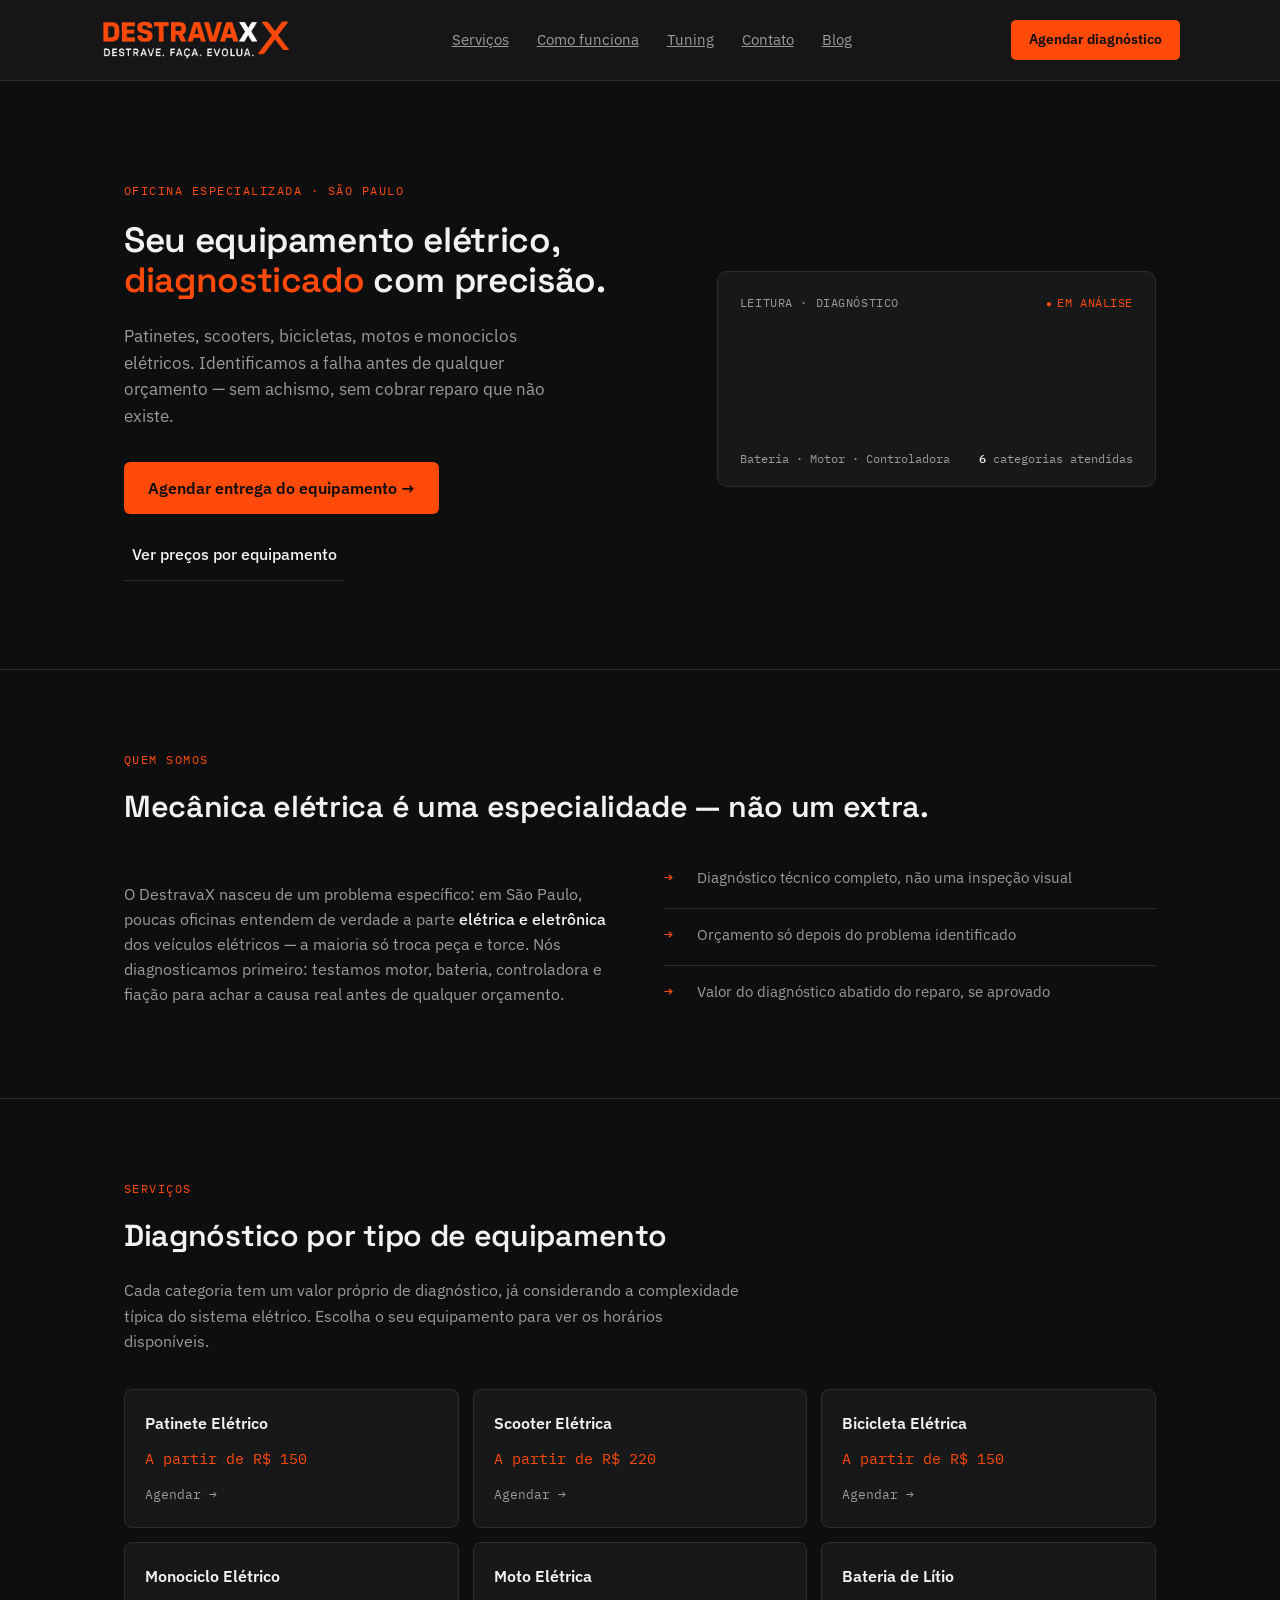
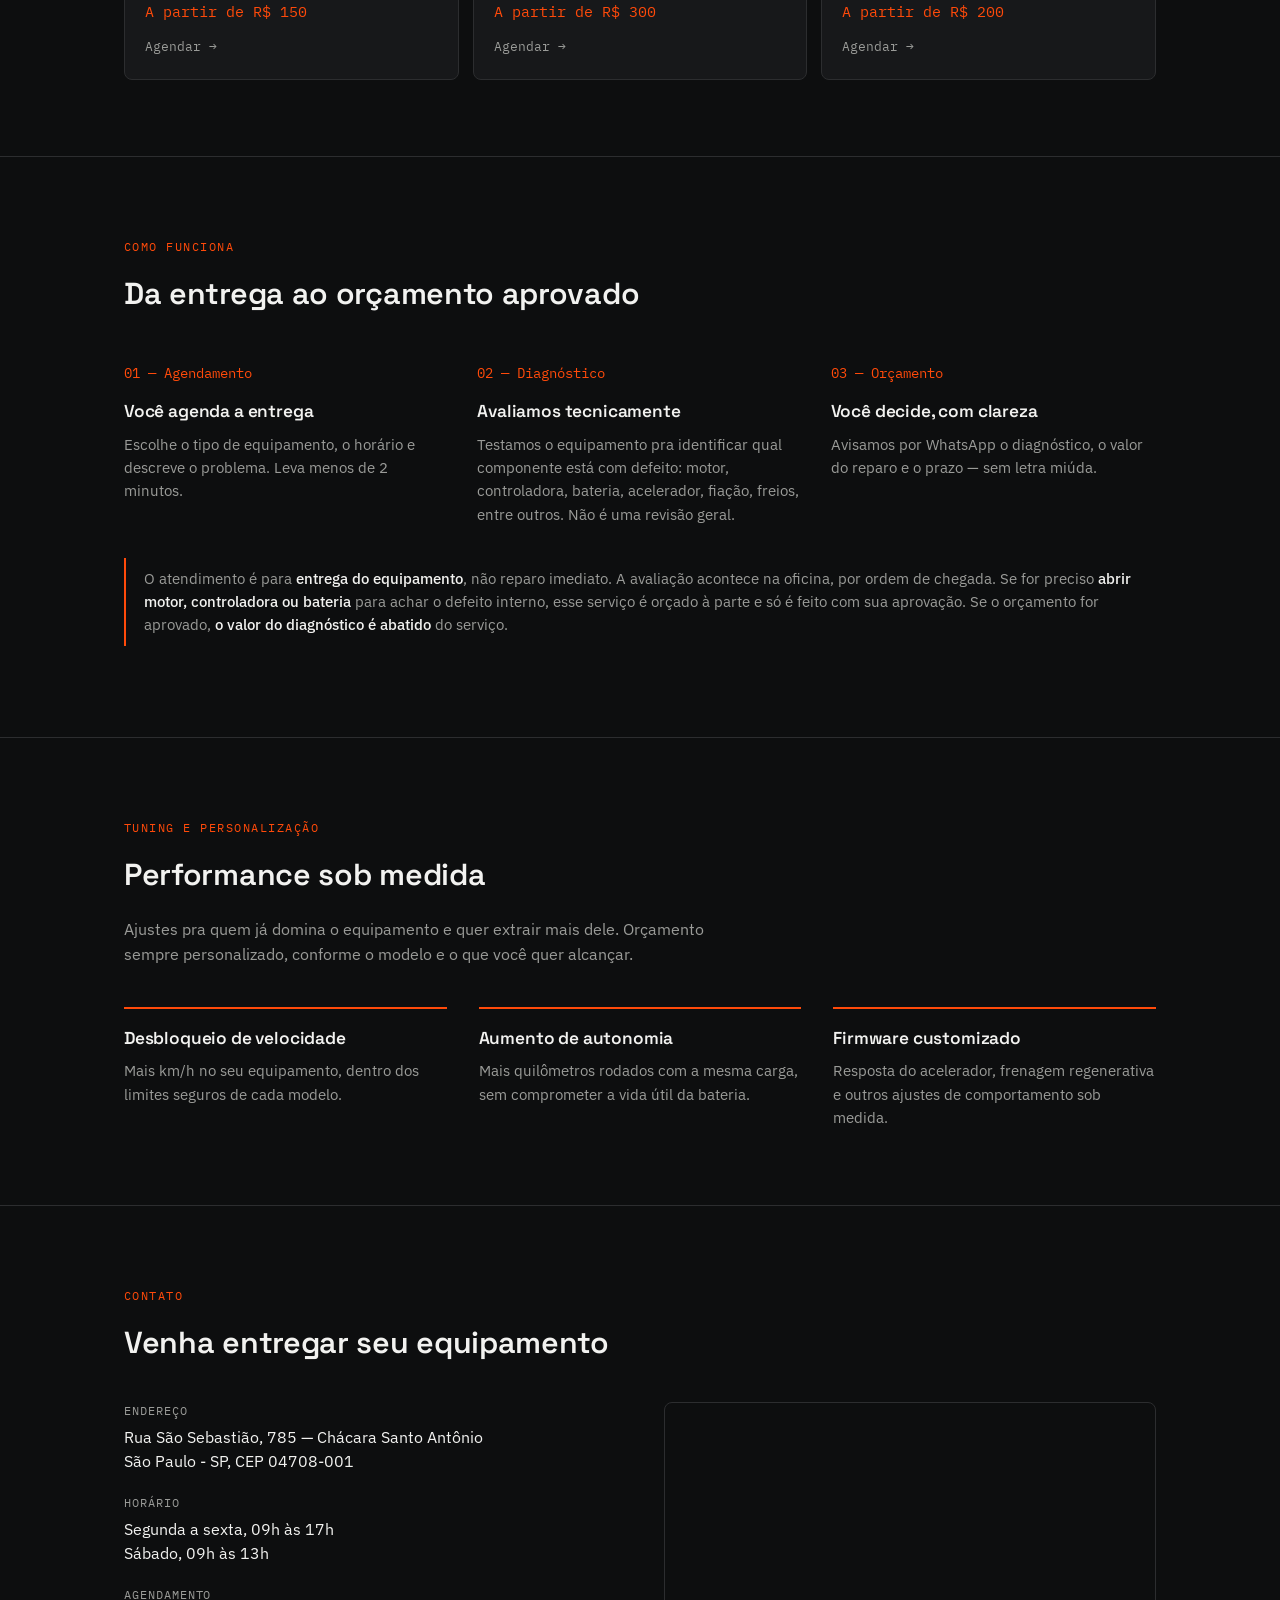
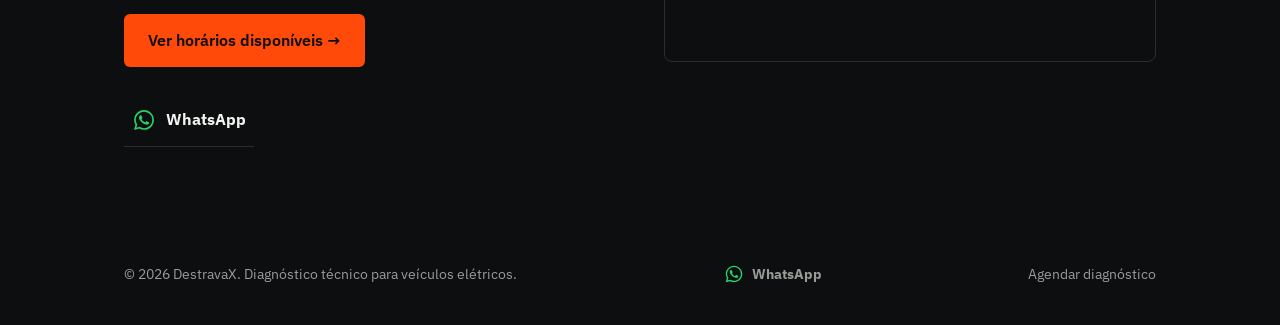
<file: index.html>
<!DOCTYPE html>
<html lang="pt-BR">
<head>
<meta charset="UTF-8">
<meta name="viewport" content="width=device-width, initial-scale=1.0">
<meta name="google-site-verification" content="Okn9w-JvZz-G_Tajchjjs4UmcQsjv0veB4fbQueWSbc" />
<title>DestravaX — Diagnóstico técnico para veículos elétricos</title>
<link rel="canonical" href="https://destravax.com/">
<meta name="description" content="Diagnóstico técnico, reparo e tuning de patinetes, scooters, bicicletas, motos e monociclos elétricos em São Paulo. Desbloqueio de velocidade, aumento de autonomia e firmware customizado.">

<!-- Open Graph / redes sociais -->
<meta property="og:title" content="DestravaX — Diagnóstico técnico para veículos elétricos">
<meta property="og:description" content="Diagnóstico, reparo e tuning de veículos elétricos em São Paulo. Desbloqueio de velocidade, aumento de autonomia e firmware customizado.">
<meta property="og:type" content="website">
<meta property="og:url" content="https://destravax.com">
<meta property="og:image" content="https://destravax.com/og-image.png">
<meta property="og:locale" content="pt_BR">
<meta name="twitter:card" content="summary_large_image">

<!-- Dados estruturados para o Google (negócio local) -->
<script type="application/ld+json">
{
  "@context": "https://schema.org",
  "@type": "AutoRepair",
  "name": "DestravaX",
  "image": "https://destravax.com/og-image.png",
  "url": "https://destravax.com",
  "description": "Diagnóstico técnico, reparo e tuning de patinetes, scooters, bicicletas, motos e monociclos elétricos em São Paulo. Desbloqueio de velocidade, aumento de autonomia e firmware customizado.",
  "address": {
    "@type": "PostalAddress",
    "streetAddress": "Rua São Sebastião, 785, Chácara Santo Antônio",
    "addressLocality": "São Paulo",
    "addressRegion": "SP",
    "postalCode": "04708-001",
    "addressCountry": "BR"
  },
  "openingHoursSpecification": [
    {
      "@type": "OpeningHoursSpecification",
      "dayOfWeek": ["Monday", "Tuesday", "Wednesday", "Thursday", "Friday"],
      "opens": "09:00",
      "closes": "17:00"
    },
    {
      "@type": "OpeningHoursSpecification",
      "dayOfWeek": "Saturday",
      "opens": "09:00",
      "closes": "13:00"
    }
  ],
  "priceRange": "R$150 - R$300"
}
</script>
<link rel="icon" type="image/png" sizes="32x32" href="/favicon-32.png">
<link rel="apple-touch-icon" href="/apple-touch-icon.png">
<link rel="preconnect" href="https://fonts.googleapis.com">
<link rel="preconnect" href="https://fonts.gstatic.com" crossorigin>
<link href="https://fonts.googleapis.com/css2?family=Space+Grotesk:wght@400;500;600;700&family=IBM+Plex+Sans:wght@400;500;600;700&family=IBM+Plex+Mono:wght@400;500&display=swap" rel="stylesheet">
<link rel="stylesheet" href="/style.css">

<!-- Google tag (gtag.js) -->
<script async src="https://www.googletagmanager.com/gtag/js?id=G-HQB9MCQGL4"></script>
<script>
  window.dataLayer = window.dataLayer || [];
  function gtag(){dataLayer.push(arguments);}
  gtag('js', new Date());
  gtag('config', 'G-HQB9MCQGL4');
</script>

<!-- Cal.com embed: agendamento embutido no site (sem sair pro cal.com) -->
<script type="text/javascript">
  (function (C, A, L) {
    let p = function (a, ar) { a.q.push(ar); };
    let d = C.document;
    C.Cal = C.Cal || function () {
      let cal = C.Cal;
      let ar = arguments;
      if (!cal.loaded) {
        cal.ns = {};
        cal.q = cal.q || [];
        d.head.appendChild(d.createElement("script")).src = A;
        cal.loaded = true;
      }
      if (ar[0] === L) {
        const api = function () { p(api, arguments); };
        const namespace = ar[1];
        api.q = api.q || [];
        if (typeof namespace === "string") {
          cal.ns[namespace] = cal.ns[namespace] || api;
          p(cal.ns[namespace], ar);
          p(cal, ["initNamespace", namespace]);
        } else p(cal, ar);
        return;
      }
      p(cal, ar);
    };
  })(window, "https://app.cal.com/embed/embed.js", "init");

  Cal("init", { origin: "https://cal.com" });

  Cal("on", {
    action: "bookingSuccessful",
    callback: function (e) {
      if (typeof gtag === "function") {
        gtag("event", "agendamento_concluido", {
          event_category: "booking",
          event_label: (e.detail && e.detail.data && e.detail.data.eventType) ? e.detail.data.eventType.slug : "desconhecido"
        });
      }
      window.location.href = "/agendamento-confirmado";
    }
  });

  Cal("ui", {
    styles: { branding: { brandColor: "#FF4A0A" } },
    hideEventTypeDetails: false,
    layout: "month_view"
  });
</script>
<!-- Conta cliques nos botões de WhatsApp como evento no GA4 (clique_whatsapp) -->
<script>
  document.addEventListener("click", function (ev) {
    var link = ev.target.closest && ev.target.closest('a[href*="wa.me"]');
    if (link && typeof gtag === "function") {
      gtag("event", "clique_whatsapp", {
        event_category: "contato",
        event_label: link.closest("footer") ? "rodape" : "contato",
        transport_type: "beacon"
      });
    }
  });
</script>
</head>
<body>

<header>
  <div class="wrap nav">
    <a class="logo" href="#" aria-label="DestravaX — início">
      <img src="/logo.png" alt="DestravaX — Destrave. Faça. Evolua.">
    </a>
    <button class="nav-toggle" aria-label="Abrir menu" aria-expanded="false">
      <span></span><span></span><span></span>
    </button>
    <nav class="nav-links">
      <a href="#servicos">Serviços</a>
      <a href="#como-funciona">Como funciona</a>
      <a href="#tuning">Tuning</a>
      <a href="#contato">Contato</a>
      <a href="/blog/">Blog</a>
    </nav>
    <a class="nav-cta" href="javascript:void(0)" data-cal-link="destravax" data-cal-config='{"layout":"month_view"}'>Agendar diagnóstico</a>
  </div>
</header>

<section class="hero">
  <div class="wrap hero-grid">
    <div>
      <span class="eyebrow">Oficina especializada · São Paulo</span>
      <h1>Seu equipamento elétrico, <em id="rotate-word">diagnosticado</em> com precisão.</h1>
      <p class="lead">Patinetes, scooters, bicicletas, motos e monociclos elétricos. Identificamos a falha antes de qualquer orçamento — sem achismo, sem cobrar reparo que não existe.</p>
      <div class="hero-ctas">
        <a class="btn-primary" href="javascript:void(0)" data-cal-link="destravax" data-cal-config='{"layout":"month_view"}'>Agendar entrega do equipamento →</a>
        <a class="btn-secondary" href="#servicos">Ver preços por equipamento</a>
      </div>
    </div>

    <div class="scope-panel">
      <div class="scope-head">
        <span>LEITURA · DIAGNÓSTICO</span>
        <span class="live">EM ANÁLISE</span>
      </div>
      <svg class="trace" viewBox="0 0 400 120" xmlns="http://www.w3.org/2000/svg" role="img" aria-label="Onda de diagnóstico elétrico">
        <path class="trace-glow trace-dash" d="M0,60 L40,60 L55,20 L70,100 L90,60 L130,60 L145,30 L160,90 L180,60 L220,60 L235,15 L250,100 L270,60 L310,60 L325,35 L340,85 L360,60 L400,60" />
        <path class="trace-dash" d="M0,60 L40,60 L55,20 L70,100 L90,60 L130,60 L145,30 L160,90 L180,60 L220,60 L235,15 L250,100 L270,60 L310,60 L325,35 L340,85 L360,60 L400,60" />
      </svg>
      <div class="scope-foot">
        <span>Bateria · Motor · Controladora</span>
        <span><b>6</b> categorias atendidas</span>
      </div>
    </div>
  </div>
</section>

<section class="block" id="quem-somos">
  <div class="wrap">
    <span class="eyebrow">Quem somos</span>
    <h2>Mecânica elétrica é uma especialidade — não um extra.</h2>
    <div class="about-grid">
      <p>O DestravaX nasceu de um problema específico: em São Paulo, poucas oficinas entendem de verdade a parte <strong>elétrica e eletrônica</strong> dos veículos elétricos — a maioria só troca peça e torce. Nós diagnosticamos primeiro: testamos motor, bateria, controladora e fiação para achar a causa real antes de qualquer orçamento.</p>
      <ul class="stack-list">
        <li><b>→</b> Diagnóstico técnico completo, não uma inspeção visual</li>
        <li><b>→</b> Orçamento só depois do problema identificado</li>
        <li><b>→</b> Valor do diagnóstico abatido do reparo, se aprovado</li>
      </ul>
    </div>
  </div>
</section>

<section class="block" id="servicos">
  <div class="wrap">
    <span class="eyebrow">Serviços</span>
    <h2>Diagnóstico por tipo de equipamento</h2>
    <p class="block-lead">Cada categoria tem um valor próprio de diagnóstico, já considerando a complexidade típica do sistema elétrico. Escolha o seu equipamento para ver os horários disponíveis.</p>

    <div class="services" style="grid-template-columns: repeat(3, 1fr);">
      <a class="svc-card" href="javascript:void(0)" data-cal-link="destravax/diagnostico-patinete-eletrico" data-cal-config='{"layout":"month_view"}'>
        <span class="svc-name">Patinete Elétrico</span>
        <span class="svc-price">A partir de R$ 150</span>
        <span class="svc-arrow">Agendar →</span>
      </a>
      <a class="svc-card" href="javascript:void(0)" data-cal-link="destravax/diagnostico-scooter-eletrica" data-cal-config='{"layout":"month_view"}'>
        <span class="svc-name">Scooter Elétrica</span>
        <span class="svc-price">A partir de R$ 220</span>
        <span class="svc-arrow">Agendar →</span>
      </a>
      <a class="svc-card" href="javascript:void(0)" data-cal-link="destravax/diagnostico-bicicleta-eletrica" data-cal-config='{"layout":"month_view"}'>
        <span class="svc-name">Bicicleta Elétrica</span>
        <span class="svc-price">A partir de R$ 150</span>
        <span class="svc-arrow">Agendar →</span>
      </a>
      <a class="svc-card" href="javascript:void(0)" data-cal-link="destravax/diagnostico-monociclo-eletrico" data-cal-config='{"layout":"month_view"}'>
        <span class="svc-name">Monociclo Elétrico</span>
        <span class="svc-price">A partir de R$ 150</span>
        <span class="svc-arrow">Agendar →</span>
      </a>
      <a class="svc-card" href="javascript:void(0)" data-cal-link="destravax/diagnostico-moto-eletrica" data-cal-config='{"layout":"month_view"}'>
        <span class="svc-name">Moto Elétrica</span>
        <span class="svc-price">A partir de R$ 300</span>
        <span class="svc-arrow">Agendar →</span>
      </a>
      <a class="svc-card" href="javascript:void(0)" data-cal-link="destravax/diagnostico-bateria-litio" data-cal-config='{"layout":"month_view"}'>
        <span class="svc-name">Bateria de Lítio</span>
        <span class="svc-price">A partir de R$ 200</span>
        <span class="svc-arrow">Agendar →</span>
      </a>
    </div>
  </div>
</section>

<section class="block" id="como-funciona">
  <div class="wrap">
    <span class="eyebrow">Como funciona</span>
    <h2>Da entrega ao orçamento aprovado</h2>

    <div class="steps">
      <div class="step">
        <span class="step-num">01 — Agendamento</span>
        <h3>Você agenda a entrega</h3>
        <p>Escolhe o tipo de equipamento, o horário e descreve o problema. Leva menos de 2 minutos.</p>
      </div>
      <div class="step">
        <span class="step-num">02 — Diagnóstico</span>
        <h3>Avaliamos tecnicamente</h3>
        <p>Testamos o equipamento pra identificar qual componente está com defeito: motor, controladora, bateria, acelerador, fiação, freios, entre outros. Não é uma revisão geral.</p>
      </div>
      <div class="step">
        <span class="step-num">03 — Orçamento</span>
        <h3>Você decide, com clareza</h3>
        <p>Avisamos por WhatsApp o diagnóstico, o valor do reparo e o prazo — sem letra miúda.</p>
      </div>
    </div>

    <p class="step-note">O atendimento é para <b>entrega do equipamento</b>, não reparo imediato. A avaliação acontece na oficina, por ordem de chegada. Se for preciso <b>abrir motor, controladora ou bateria</b> para achar o defeito interno, esse serviço é orçado à parte e só é feito com sua aprovação. Se o orçamento for aprovado, <b>o valor do diagnóstico é abatido</b> do serviço.</p>
  </div>
</section>

<section class="block" id="tuning">
  <div class="wrap">
    <span class="eyebrow">Tuning e personalização</span>
    <h2>Performance sob medida</h2>
    <p class="block-lead">Ajustes pra quem já domina o equipamento e quer extrair mais dele. Orçamento sempre personalizado, conforme o modelo e o que você quer alcançar.</p>

    <div class="tuning-grid">
      <div class="tuning-item">
        <h3>Desbloqueio de velocidade</h3>
        <p>Mais km/h no seu equipamento, dentro dos limites seguros de cada modelo.</p>
      </div>
      <div class="tuning-item">
        <h3>Aumento de autonomia</h3>
        <p>Mais quilômetros rodados com a mesma carga, sem comprometer a vida útil da bateria.</p>
      </div>
      <div class="tuning-item">
        <h3>Firmware customizado</h3>
        <p>Resposta do acelerador, frenagem regenerativa e outros ajustes de comportamento sob medida.</p>
      </div>
    </div>
  </div>
</section>

<section class="block" id="contato" style="border-bottom:none;">
  <div class="wrap">
    <span class="eyebrow">Contato</span>
    <h2>Venha entregar seu equipamento</h2>

    <div class="contact-grid">
      <dl class="info-list">
        <div>
          <dt>Endereço</dt>
          <dd>Rua São Sebastião, 785 — Chácara Santo Antônio<br>São Paulo - SP, CEP 04708-001</dd>
        </div>
        <div>
          <dt>Horário</dt>
          <dd>Segunda a sexta, 09h às 17h<br>Sábado, 09h às 13h</dd>
        </div>
        <div>
          <dt>Agendamento</dt>
          <dd><a class="btn-primary" style="margin-top:6px" href="javascript:void(0)" data-cal-link="destravax" data-cal-config='{"layout":"month_view"}'>Ver horários disponíveis →</a></dd>
        </div>
        <div>
          <dd><a class="btn-secondary" style="margin-top:6px; display:inline-flex; align-items:center; gap:10px;" href="https://wa.me/5511998151173" target="_blank" rel="noopener"><svg width="24" height="24" viewBox="0 0 24 24" fill="#25D366" aria-hidden="true"><path d="M12.04 2C6.58 2 2.13 6.45 2.13 11.91c0 1.75.46 3.45 1.32 4.95L2.05 22l5.25-1.38a9.9 9.9 0 0 0 4.74 1.21h.01c5.46 0 9.91-4.45 9.91-9.91C21.96 6.45 17.5 2 12.04 2Zm0 18.14h-.01a8.2 8.2 0 0 1-4.19-1.15l-.3-.18-3.12.82.83-3.04-.2-.31a8.2 8.2 0 0 1-1.26-4.37c0-4.53 3.69-8.22 8.24-8.22 2.2 0 4.27.86 5.83 2.42a8.18 8.18 0 0 1 2.41 5.81c0 4.53-3.69 8.22-8.23 8.22Zm4.51-6.16c-.25-.12-1.47-.72-1.7-.81-.23-.08-.39-.12-.56.13-.17.25-.64.81-.78.97-.14.17-.29.19-.54.06-.25-.12-1.04-.38-1.99-1.22-.73-.66-1.23-1.46-1.37-1.71-.14-.25-.02-.38.11-.51.11-.11.25-.29.37-.43.12-.14.16-.25.25-.41.08-.17.04-.31-.02-.43-.06-.12-.56-1.36-.77-1.86-.2-.49-.41-.42-.56-.43-.14-.01-.31-.01-.48-.01-.17 0-.43.06-.66.31-.23.25-.86.85-.86 2.07 0 1.22.89 2.4 1.01 2.57.12.17 1.75 2.67 4.24 3.75.59.26 1.05.41 1.41.52.59.19 1.13.16 1.56.1.48-.07 1.47-.6 1.67-1.18.21-.58.21-1.08.14-1.18-.06-.11-.23-.17-.48-.29Z"/></svg><span style="font-weight:700; font-size:1.05em;">WhatsApp</span></a></dd>
        </div>
      </dl>

      <div class="map-frame">
        <iframe
          src="https://www.google.com/maps?q=Rua+S%C3%A3o+Sebasti%C3%A3o,+785,+Ch%C3%A1cara+Santo+Ant%C3%B4nio,+S%C3%A3o+Paulo+-+SP,+04708-001&output=embed"
          loading="lazy"
          referrerpolicy="no-referrer-when-downgrade"
          title="Mapa do DestravaX">
        </iframe>
      </div>
    </div>
  </div>
</section>

<footer>
  <div class="wrap foot-row">
    <span>© 2026 DestravaX. Diagnóstico técnico para veículos elétricos.</span>
    <a href="https://wa.me/5511998151173" target="_blank" rel="noopener" style="display:inline-flex; align-items:center; gap:8px;"><svg width="20" height="20" viewBox="0 0 24 24" fill="#25D366" aria-hidden="true"><path d="M12.04 2C6.58 2 2.13 6.45 2.13 11.91c0 1.75.46 3.45 1.32 4.95L2.05 22l5.25-1.38a9.9 9.9 0 0 0 4.74 1.21h.01c5.46 0 9.91-4.45 9.91-9.91C21.96 6.45 17.5 2 12.04 2Zm0 18.14h-.01a8.2 8.2 0 0 1-4.19-1.15l-.3-.18-3.12.82.83-3.04-.2-.31a8.2 8.2 0 0 1-1.26-4.37c0-4.53 3.69-8.22 8.24-8.22 2.2 0 4.27.86 5.83 2.42a8.18 8.18 0 0 1 2.41 5.81c0 4.53-3.69 8.22-8.23 8.22Zm4.51-6.16c-.25-.12-1.47-.72-1.7-.81-.23-.08-.39-.12-.56.13-.17.25-.64.81-.78.97-.14.17-.29.19-.54.06-.25-.12-1.04-.38-1.99-1.22-.73-.66-1.23-1.46-1.37-1.71-.14-.25-.02-.38.11-.51.11-.11.25-.29.37-.43.12-.14.16-.25.25-.41.08-.17.04-.31-.02-.43-.06-.12-.56-1.36-.77-1.86-.2-.49-.41-.42-.56-.43-.14-.01-.31-.01-.48-.01-.17 0-.43.06-.66.31-.23.25-.86.85-.86 2.07 0 1.22.89 2.4 1.01 2.57.12.17 1.75 2.67 4.24 3.75.59.26 1.05.41 1.41.52.59.19 1.13.16 1.56.1.48-.07 1.47-.6 1.67-1.18.21-.58.21-1.08.14-1.18-.06-.11-.23-.17-.48-.29Z"/></svg><span style="font-weight:700; font-size:1.05em;">WhatsApp</span></a>
    <a href="javascript:void(0)" data-cal-link="destravax" data-cal-config='{"layout":"month_view"}'>Agendar diagnóstico</a>
  </div>
</footer>

<script>
  var words = ['diagnosticado', 'destravado', 'turbinado', 'modernizado'];
  var el = document.getElementById('rotate-word');
  var reduceMotion = window.matchMedia('(prefers-reduced-motion: reduce)').matches;

  if (el && !reduceMotion) {
    var i = 0;
    setInterval(function () {
      el.classList.add('fading');
      setTimeout(function () {
        i = (i + 1) % words.length;
        el.textContent = words[i];
        el.classList.remove('fading');
      }, 250);
    }, 2400);
  }
</script>

<script>
  (function(){
    var toggle = document.querySelector('.nav-toggle');
    var links = document.querySelector('.nav-links');
    if (toggle && links) {
      toggle.addEventListener('click', function(){
        var isOpen = links.classList.toggle('open');
        toggle.classList.toggle('open', isOpen);
        toggle.setAttribute('aria-expanded', isOpen ? 'true' : 'false');
      });
      links.querySelectorAll('a').forEach(function(a){
        a.addEventListener('click', function(){
          links.classList.remove('open');
          toggle.classList.remove('open');
          toggle.setAttribute('aria-expanded', 'false');
        });
      });
    }
  })();
</script>
</body>
</html>
</file>
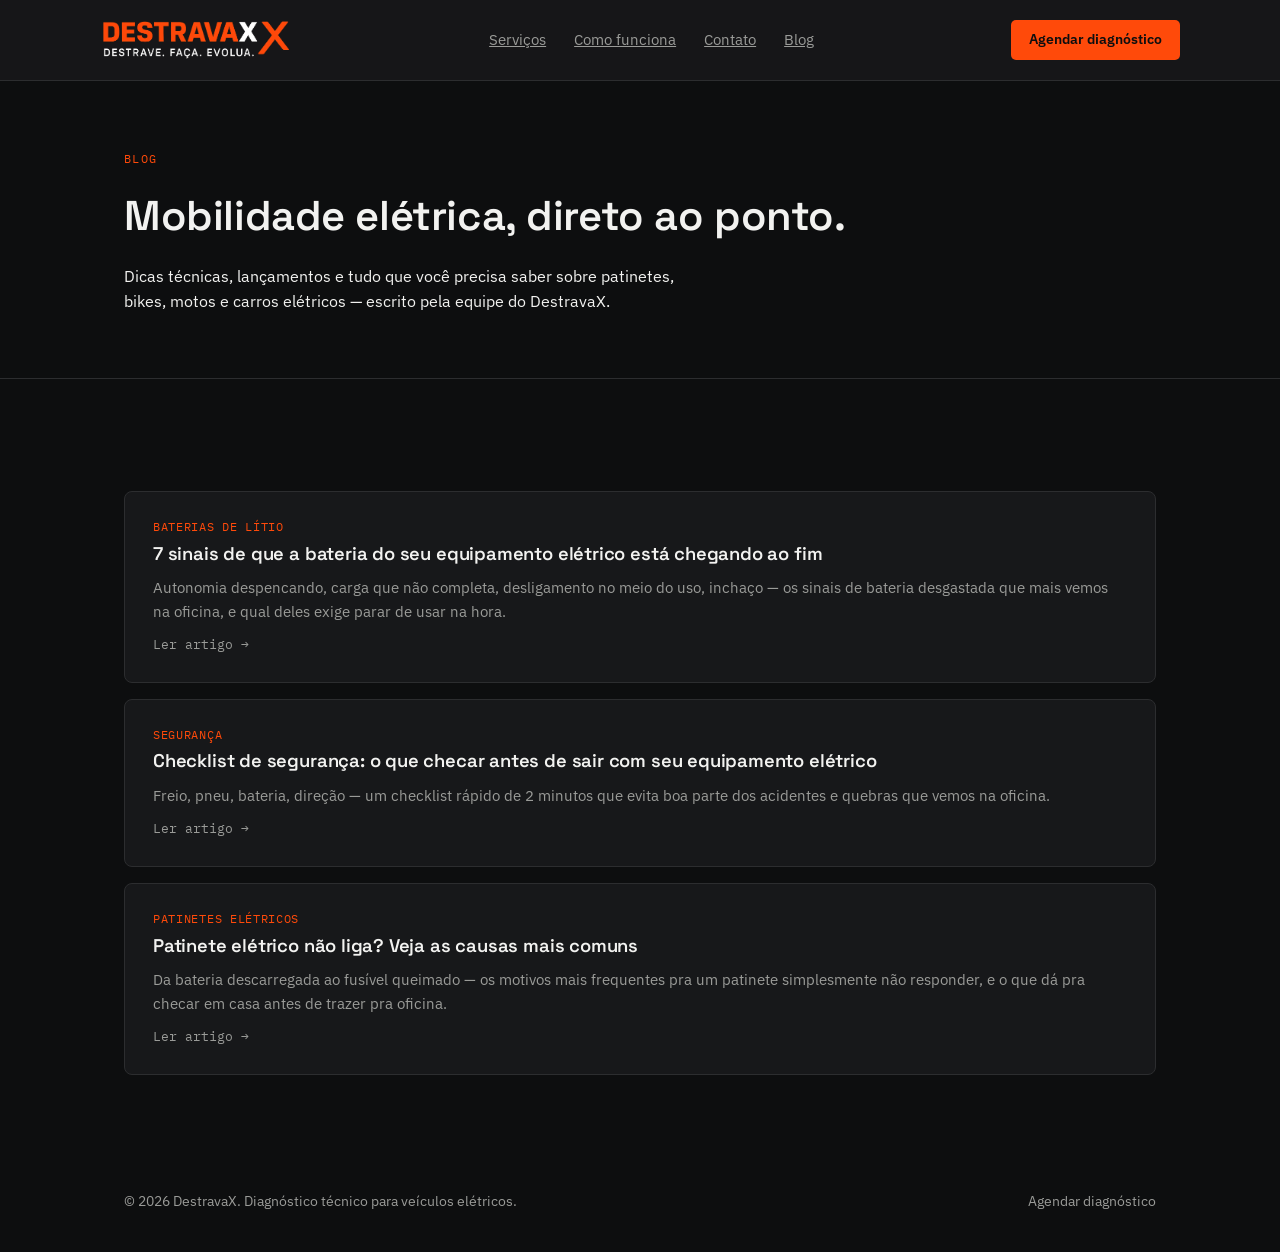
<file: blog/index.html>
<!DOCTYPE html>
<html lang="pt-BR">
<head>
<meta charset="UTF-8">
<meta name="viewport" content="width=device-width, initial-scale=1.0">
<title>Blog — DestravaX</title>
<link rel="canonical" href="https://destravax.com/blog/">
<meta name="description" content="Dicas técnicas e causas comuns de problemas em patinetes, scooters, bicicletas e outros veículos elétricos. Escrito pela equipe do DestravaX.">
<meta property="og:title" content="Blog — DestravaX">
<meta property="og:description" content="Dicas técnicas sobre veículos elétricos, escritas pela equipe do DestravaX.">
<meta property="og:type" content="website">
<meta property="og:url" content="https://destravax.com/blog/">
<meta property="og:image" content="https://destravax.com/og-image.png">
<meta property="og:locale" content="pt_BR">
<link rel="icon" type="image/png" sizes="32x32" href="/favicon-32.png">
<link rel="apple-touch-icon" href="/apple-touch-icon.png">
<link rel="preconnect" href="https://fonts.googleapis.com">
<link rel="preconnect" href="https://fonts.gstatic.com" crossorigin>
<link href="https://fonts.googleapis.com/css2?family=Space+Grotesk:wght@400;500;600;700&family=IBM+Plex+Sans:wght@400;500;600;700&family=IBM+Plex+Mono:wght@400;500&display=swap" rel="stylesheet">
<link rel="stylesheet" href="/style.css">

<!-- Google tag (gtag.js) -->
<script async src="https://www.googletagmanager.com/gtag/js?id=G-HQB9MCQGL4"></script>
<script>
  window.dataLayer = window.dataLayer || [];
  function gtag(){dataLayer.push(arguments);}
  gtag('js', new Date());
  gtag('config', 'G-HQB9MCQGL4');
</script>

<!-- Cal.com embed: agendamento embutido no site (sem sair pro cal.com) -->
<script type="text/javascript">
  (function (C, A, L) {
    let p = function (a, ar) { a.q.push(ar); };
    let d = C.document;
    C.Cal = C.Cal || function () {
      let cal = C.Cal;
      let ar = arguments;
      if (!cal.loaded) {
        cal.ns = {};
        cal.q = cal.q || [];
        d.head.appendChild(d.createElement("script")).src = A;
        cal.loaded = true;
      }
      if (ar[0] === L) {
        const api = function () { p(api, arguments); };
        const namespace = ar[1];
        api.q = api.q || [];
        if (typeof namespace === "string") {
          cal.ns[namespace] = cal.ns[namespace] || api;
          p(cal.ns[namespace], ar);
          p(cal, ["initNamespace", namespace]);
        } else p(cal, ar);
        return;
      }
      p(cal, ar);
    };
  })(window, "https://app.cal.com/embed/embed.js", "init");

  Cal("init", { origin: "https://cal.com" });

  Cal("on", {
    action: "bookingSuccessful",
    callback: function (e) {
      if (typeof gtag === "function") {
        gtag("event", "agendamento_concluido", {
          event_category: "booking",
          event_label: (e.detail && e.detail.data && e.detail.data.eventType) ? e.detail.data.eventType.slug : "desconhecido"
        });
      }
      window.location.href = "/agendamento-confirmado";
    }
  });

  Cal("ui", {
    styles: { branding: { brandColor: "#FF4A0A" } },
    hideEventTypeDetails: false,
    layout: "month_view"
  });
</script>
</head>
<body>

<header>
  <div class="wrap nav">
    <a class="logo" href="/" aria-label="DestravaX — início">
      <img src="/logo.png" alt="DestravaX — Destrave. Faça. Evolua.">
    </a>
    <button class="nav-toggle" aria-label="Abrir menu" aria-expanded="false">
      <span></span><span></span><span></span>
    </button>
    <nav class="nav-links">
      <a href="/#servicos">Serviços</a>
      <a href="/#como-funciona">Como funciona</a>
      <a href="/#contato">Contato</a>
      <a href="/blog/">Blog</a>
    </nav>
    <a class="nav-cta" href="javascript:void(0)" data-cal-link="destravax" data-cal-config='{"layout":"month_view"}'>Agendar diagnóstico</a>
  </div>
</header>

<section class="blog-hero">
  <div class="wrap">
    <span class="eyebrow">Blog</span>
    <h1>Mobilidade elétrica, direto ao ponto.</h1>
    <p class="lead" style="max-width:56ch;">Dicas técnicas, lançamentos e tudo que você precisa saber sobre patinetes, bikes, motos e carros elétricos — escrito pela equipe do DestravaX.</p>
  </div>
</section>

<section class="block" style="border-bottom:none;">
  <div class="wrap">
    <div class="blog-list">

      <a class="post-card" href="/blog/sinais-bateria-chegando-ao-fim.html">
        <span class="post-tag">Baterias de lítio</span>
        <h2>7 sinais de que a bateria do seu equipamento elétrico está chegando ao fim</h2>
        <p>Autonomia despencando, carga que não completa, desligamento no meio do uso, inchaço — os sinais de bateria desgastada que mais vemos na oficina, e qual deles exige parar de usar na hora.</p>
        <span class="post-read">Ler artigo →</span>
      </a>

      <a class="post-card" href="/blog/checklist-seguranca-antes-de-sair.html">
        <span class="post-tag">Segurança</span>
        <h2>Checklist de segurança: o que checar antes de sair com seu equipamento elétrico</h2>
        <p>Freio, pneu, bateria, direção — um checklist rápido de 2 minutos que evita boa parte dos acidentes e quebras que vemos na oficina.</p>
        <span class="post-read">Ler artigo →</span>
      </a>

      <a class="post-card" href="/blog/patinete-eletrico-nao-liga.html">
        <span class="post-tag">Patinetes elétricos</span>
        <h2>Patinete elétrico não liga? Veja as causas mais comuns</h2>
        <p>Da bateria descarregada ao fusível queimado — os motivos mais frequentes pra um patinete simplesmente não responder, e o que dá pra checar em casa antes de trazer pra oficina.</p>
        <span class="post-read">Ler artigo →</span>
      </a>

    </div>
  </div>
</section>

<footer>
  <div class="wrap foot-row">
    <span>© 2026 DestravaX. Diagnóstico técnico para veículos elétricos.</span>
    <a href="javascript:void(0)" data-cal-link="destravax" data-cal-config='{"layout":"month_view"}'>Agendar diagnóstico</a>
  </div>
</footer>


<script>
  (function(){
    var toggle = document.querySelector('.nav-toggle');
    var links = document.querySelector('.nav-links');
    if (toggle && links) {
      toggle.addEventListener('click', function(){
        var isOpen = links.classList.toggle('open');
        toggle.classList.toggle('open', isOpen);
        toggle.setAttribute('aria-expanded', isOpen ? 'true' : 'false');
      });
      links.querySelectorAll('a').forEach(function(a){
        a.addEventListener('click', function(){
          links.classList.remove('open');
          toggle.classList.remove('open');
          toggle.setAttribute('aria-expanded', 'false');
        });
      });
    }
  })();
</script>
</body>
</html>
</file>
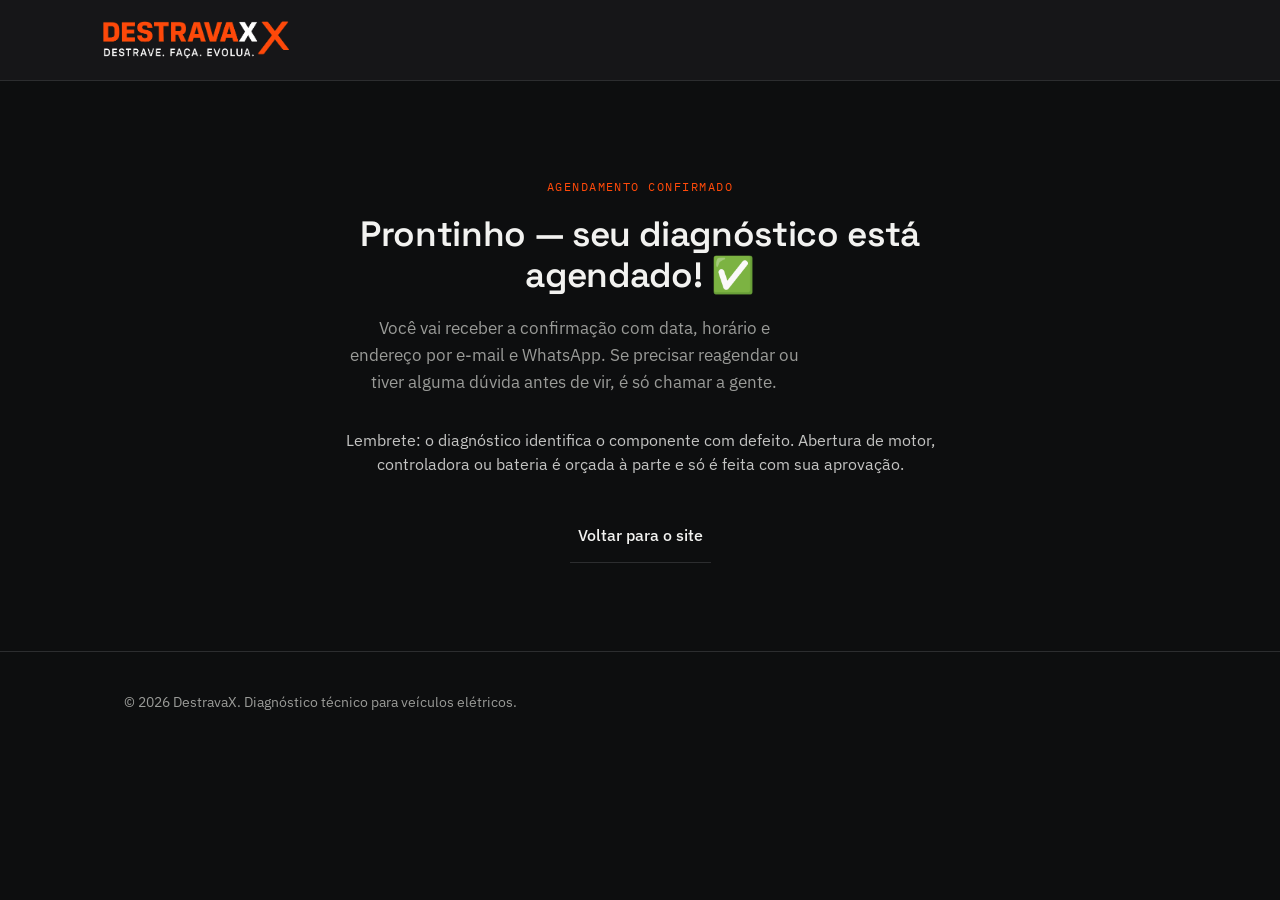
<file: agendamento-confirmado.html>
<!DOCTYPE html>
<html lang="pt-BR">
<head>
<meta charset="UTF-8">
<meta name="viewport" content="width=device-width, initial-scale=1.0">
<title>Agendamento confirmado — DestravaX</title>
<meta name="robots" content="noindex, nofollow">
<link rel="canonical" href="https://destravax.com/agendamento-confirmado">
<meta name="description" content="Seu agendamento no DestravaX foi confirmado com sucesso.">
<link rel="icon" type="image/png" sizes="32x32" href="/favicon-32.png">
<link rel="apple-touch-icon" href="/apple-touch-icon.png">
<link rel="preconnect" href="https://fonts.googleapis.com">
<link rel="preconnect" href="https://fonts.gstatic.com" crossorigin>
<link href="https://fonts.googleapis.com/css2?family=Space+Grotesk:wght@400;500;600;700&family=IBM+Plex+Sans:wght@400;500;600;700&family=IBM+Plex+Mono:wght@400;500&display=swap" rel="stylesheet">
<link rel="stylesheet" href="/style.css">

<!-- Google tag (gtag.js) -->
<script async src="https://www.googletagmanager.com/gtag/js?id=G-HQB9MCQGL4"></script>
<script>
  window.dataLayer = window.dataLayer || [];
  function gtag(){dataLayer.push(arguments);}
  gtag('js', new Date());
  gtag('config', 'G-HQB9MCQGL4');
  // Evento próprio de conversão, além do page_view automático
  gtag('event', 'agendamento_confirmado', {
    'event_category': 'conversao',
    'event_label': 'agendamento_cal_com'
  });
</script>
</head>
<body>

<header>
  <div class="wrap nav">
    <a class="logo" href="/" aria-label="DestravaX — início">
      <img src="/logo.png" alt="DestravaX — Destrave. Faça. Evolua.">
    </a>
  </div>
</header>

<section class="hero" style="min-height:60vh; display:flex; align-items:center;">
  <div class="wrap" style="text-align:center; max-width:640px; margin:0 auto;">
    <span class="eyebrow" style="display:block; margin-bottom:16px;">Agendamento confirmado</span>
    <h1 style="margin-bottom:20px;">Prontinho — seu diagnóstico está agendado! ✅</h1>
    <p class="lead" style="margin-bottom:32px;">Você vai receber a confirmação com data, horário e endereço por e-mail e WhatsApp. Se precisar reagendar ou tiver alguma dúvida antes de vir, é só chamar a gente.</p>
    <p style="margin-bottom:32px; opacity:.8;">Lembrete: o diagnóstico identifica o componente com defeito. Abertura de motor, controladora ou bateria é orçada à parte e só é feita com sua aprovação.</p>
    <div class="hero-ctas" style="justify-content:center;">
      <a class="btn-secondary" href="/">Voltar para o site</a>
    </div>
  </div>
</section>

<footer>
  <div class="wrap foot-row">
    <span>© 2026 DestravaX. Diagnóstico técnico para veículos elétricos.</span>
  </div>
</footer>

</body>
</html>
</file>
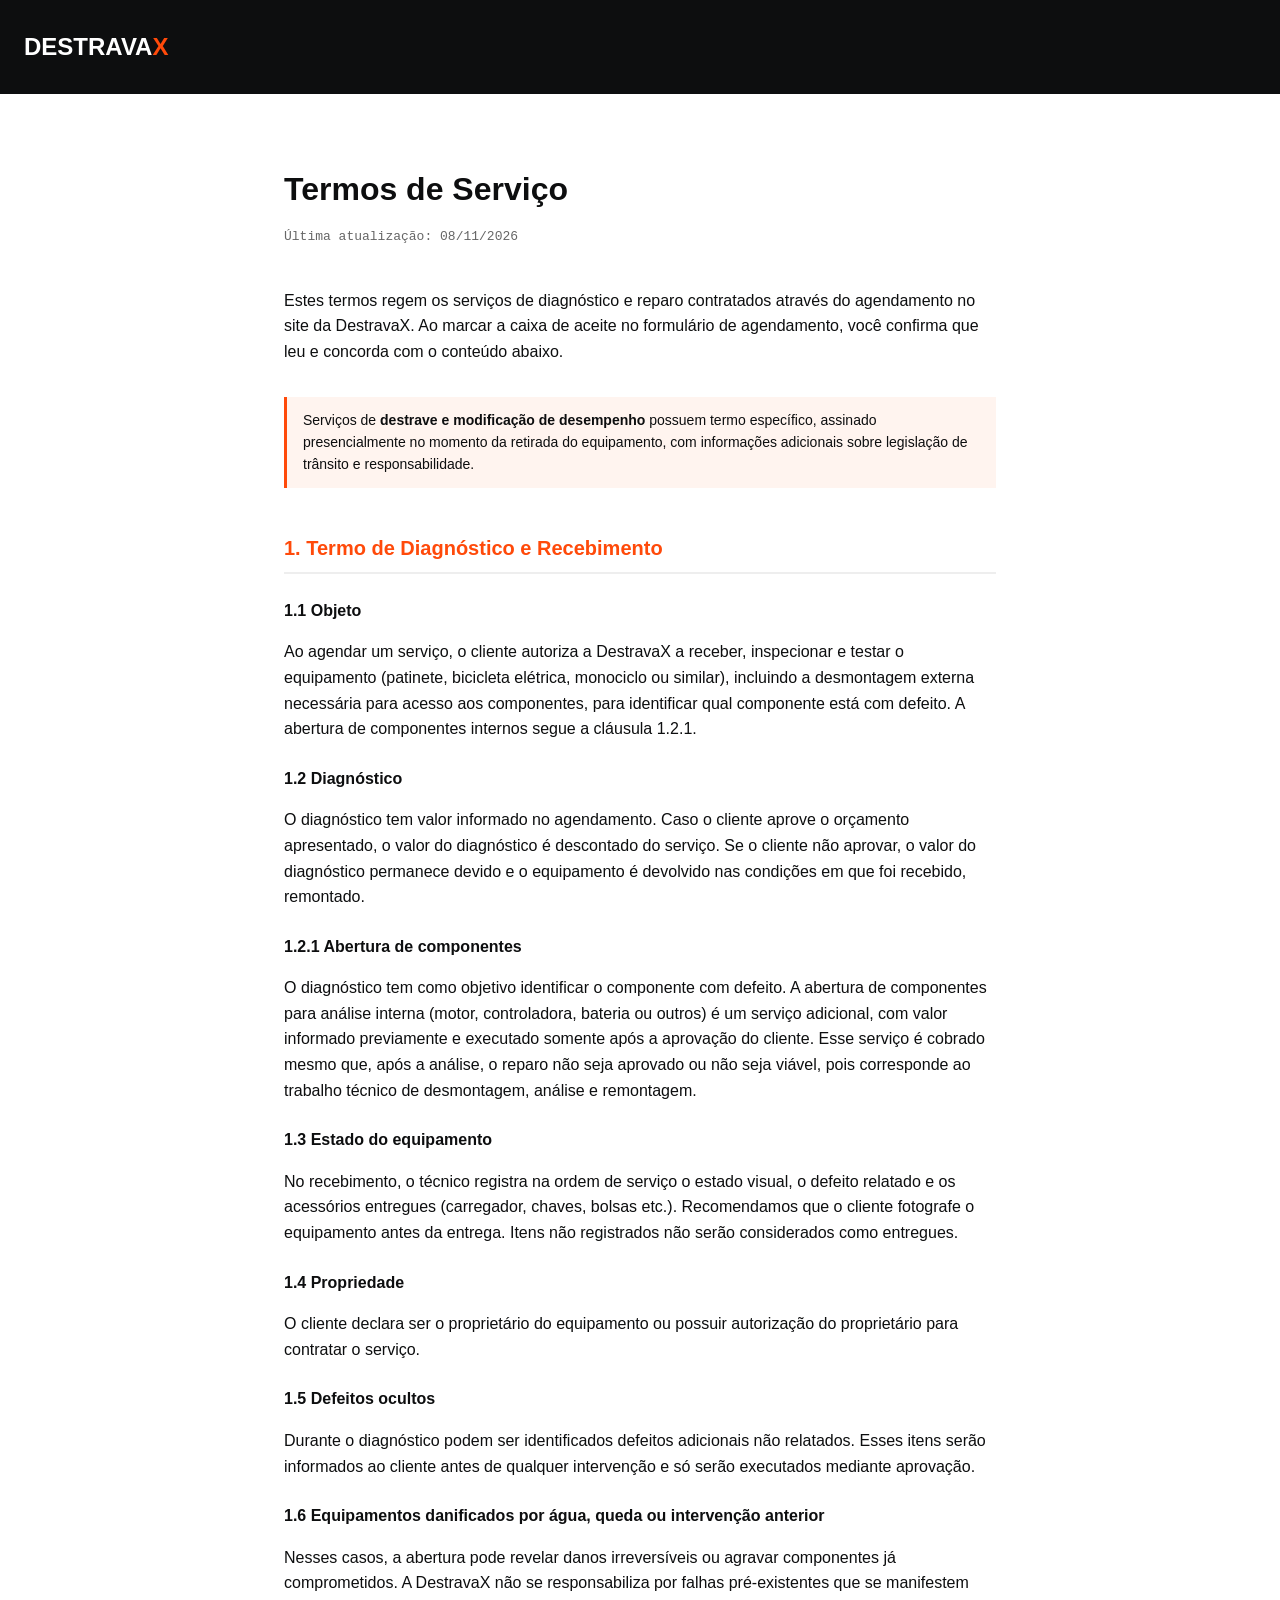
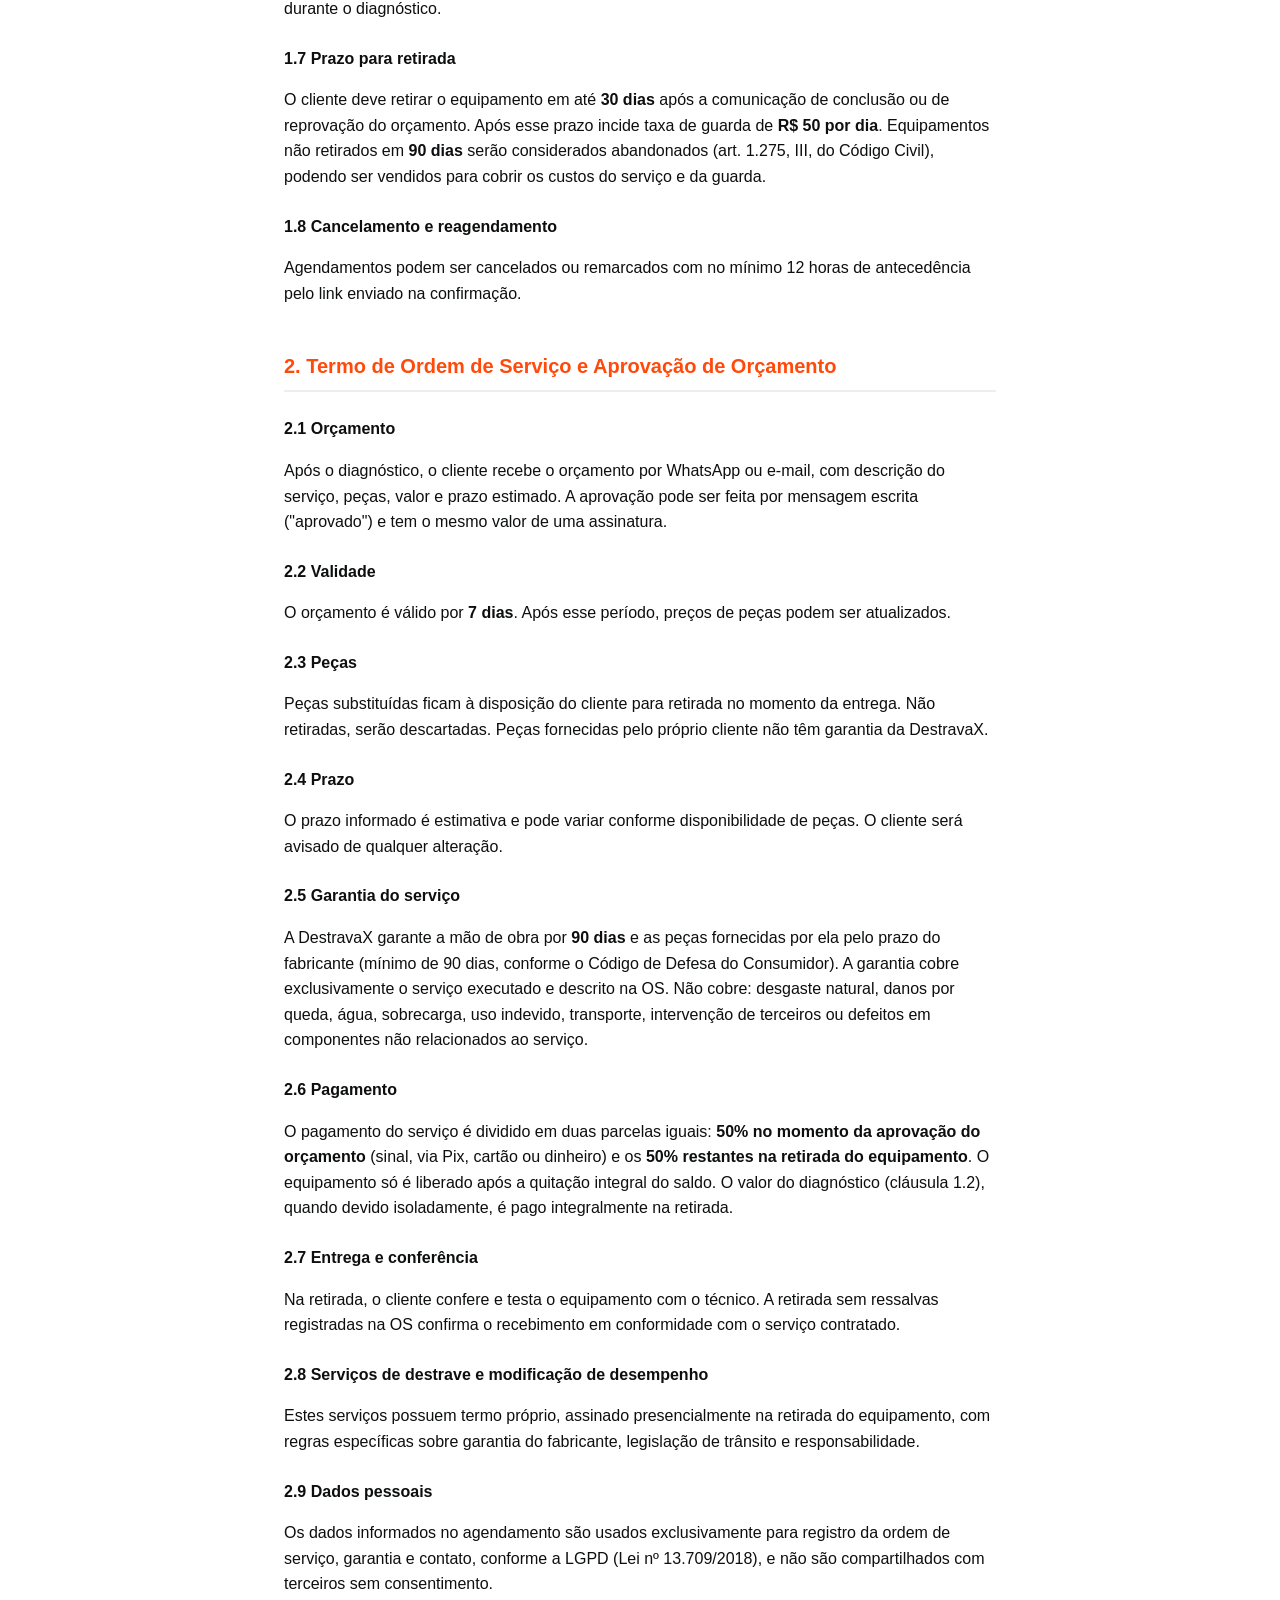
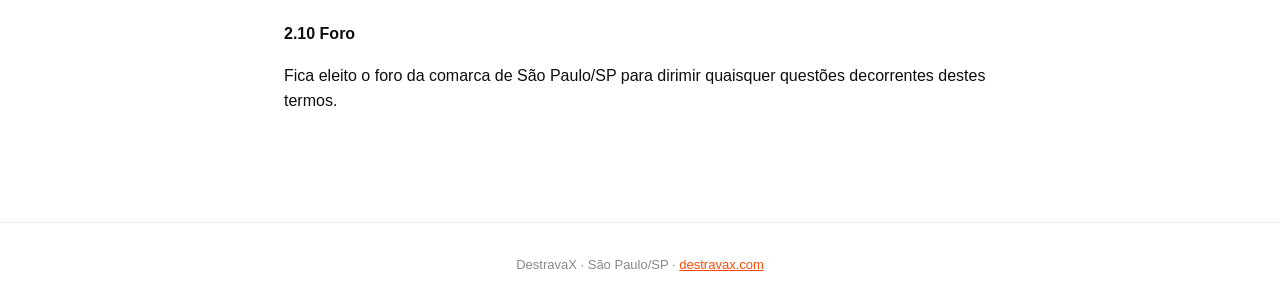
<file: termos.html>
<!DOCTYPE html>
<html lang="pt-BR">
<head>
<meta charset="UTF-8">
<meta name="viewport" content="width=device-width, initial-scale=1.0">
<title>Termos de Serviço | DestravaX</title>
<meta name="description" content="Termos de Diagnóstico e de Ordem de Serviço da DestravaX.">
<style>
  :root {
    --orange: #FF4A0A;
    --dark: #0d0e0f;
  }
  * { box-sizing: border-box; }
  body {
    margin: 0;
    background: #ffffff;
    color: var(--dark);
    font-family: 'IBM Plex Sans', Arial, sans-serif;
    line-height: 1.6;
  }
  header {
    background: var(--dark);
    padding: 28px 24px;
  }
  header .brand {
    font-family: 'Space Grotesk', Arial, sans-serif;
    font-size: 24px;
    font-weight: 700;
    color: #fff;
    text-decoration: none;
  }
  header .brand span { color: var(--orange); }
  main {
    max-width: 760px;
    margin: 0 auto;
    padding: 48px 24px 96px;
  }
  h1 {
    font-family: 'Space Grotesk', Arial, sans-serif;
    font-size: 32px;
    margin-bottom: 4px;
  }
  .updated {
    font-family: 'IBM Plex Mono', monospace;
    font-size: 13px;
    color: #666;
    margin-bottom: 40px;
  }
  h2 {
    font-family: 'Space Grotesk', Arial, sans-serif;
    color: var(--orange);
    font-size: 20px;
    margin-top: 44px;
    border-bottom: 2px solid #eee;
    padding-bottom: 8px;
  }
  h3 {
    font-size: 16px;
    margin-top: 24px;
  }
  p { margin: 12px 0; }
  a { color: var(--orange); }
  .note {
    background: #fff4ef;
    border-left: 3px solid var(--orange);
    padding: 12px 16px;
    font-size: 14px;
    margin: 32px 0;
  }
  footer {
    text-align: center;
    font-size: 13px;
    color: #888;
    padding: 32px 24px;
    border-top: 1px solid #eee;
  }
</style>
</head>
<body>

<header>
  <a href="/" class="brand">DESTRAVA<span>X</span></a>
</header>

<main>
  <h1>Termos de Serviço</h1>
  <p class="updated">Última atualização: 08/11/2026</p>

  <p>Estes termos regem os serviços de diagnóstico e reparo contratados através do agendamento no site da DestravaX. Ao marcar a caixa de aceite no formulário de agendamento, você confirma que leu e concorda com o conteúdo abaixo.</p>

  <div class="note">
    Serviços de <strong>destrave e modificação de desempenho</strong> possuem termo específico, assinado presencialmente no momento da retirada do equipamento, com informações adicionais sobre legislação de trânsito e responsabilidade.
  </div>

  <h2>1. Termo de Diagnóstico e Recebimento</h2>

  <h3>1.1 Objeto</h3>
  <p>Ao agendar um serviço, o cliente autoriza a DestravaX a receber, inspecionar e testar o equipamento (patinete, bicicleta elétrica, monociclo ou similar), incluindo a desmontagem externa necessária para acesso aos componentes, para identificar qual componente está com defeito. A abertura de componentes internos segue a cláusula 1.2.1.</p>

  <h3>1.2 Diagnóstico</h3>
  <p>O diagnóstico tem valor informado no agendamento. Caso o cliente aprove o orçamento apresentado, o valor do diagnóstico é descontado do serviço. Se o cliente não aprovar, o valor do diagnóstico permanece devido e o equipamento é devolvido nas condições em que foi recebido, remontado.</p>

  <h3>1.2.1 Abertura de componentes</h3>
  <p>O diagnóstico tem como objetivo identificar o componente com defeito. A abertura de componentes para análise interna (motor, controladora, bateria ou outros) é um serviço adicional, com valor informado previamente e executado somente após a aprovação do cliente. Esse serviço é cobrado mesmo que, após a análise, o reparo não seja aprovado ou não seja viável, pois corresponde ao trabalho técnico de desmontagem, análise e remontagem.</p>

  <h3>1.3 Estado do equipamento</h3>
  <p>No recebimento, o técnico registra na ordem de serviço o estado visual, o defeito relatado e os acessórios entregues (carregador, chaves, bolsas etc.). Recomendamos que o cliente fotografe o equipamento antes da entrega. Itens não registrados não serão considerados como entregues.</p>

  <h3>1.4 Propriedade</h3>
  <p>O cliente declara ser o proprietário do equipamento ou possuir autorização do proprietário para contratar o serviço.</p>

  <h3>1.5 Defeitos ocultos</h3>
  <p>Durante o diagnóstico podem ser identificados defeitos adicionais não relatados. Esses itens serão informados ao cliente antes de qualquer intervenção e só serão executados mediante aprovação.</p>

  <h3>1.6 Equipamentos danificados por água, queda ou intervenção anterior</h3>
  <p>Nesses casos, a abertura pode revelar danos irreversíveis ou agravar componentes já comprometidos. A DestravaX não se responsabiliza por falhas pré-existentes que se manifestem durante o diagnóstico.</p>

  <h3>1.7 Prazo para retirada</h3>
  <p>O cliente deve retirar o equipamento em até <strong>30 dias</strong> após a comunicação de conclusão ou de reprovação do orçamento. Após esse prazo incide taxa de guarda de <strong>R$ 50 por dia</strong>. Equipamentos não retirados em <strong>90 dias</strong> serão considerados abandonados (art. 1.275, III, do Código Civil), podendo ser vendidos para cobrir os custos do serviço e da guarda.</p>

  <h3>1.8 Cancelamento e reagendamento</h3>
  <p>Agendamentos podem ser cancelados ou remarcados com no mínimo 12 horas de antecedência pelo link enviado na confirmação.</p>

  <h2>2. Termo de Ordem de Serviço e Aprovação de Orçamento</h2>

  <h3>2.1 Orçamento</h3>
  <p>Após o diagnóstico, o cliente recebe o orçamento por WhatsApp ou e-mail, com descrição do serviço, peças, valor e prazo estimado. A aprovação pode ser feita por mensagem escrita ("aprovado") e tem o mesmo valor de uma assinatura.</p>

  <h3>2.2 Validade</h3>
  <p>O orçamento é válido por <strong>7 dias</strong>. Após esse período, preços de peças podem ser atualizados.</p>

  <h3>2.3 Peças</h3>
  <p>Peças substituídas ficam à disposição do cliente para retirada no momento da entrega. Não retiradas, serão descartadas. Peças fornecidas pelo próprio cliente não têm garantia da DestravaX.</p>

  <h3>2.4 Prazo</h3>
  <p>O prazo informado é estimativa e pode variar conforme disponibilidade de peças. O cliente será avisado de qualquer alteração.</p>

  <h3>2.5 Garantia do serviço</h3>
  <p>A DestravaX garante a mão de obra por <strong>90 dias</strong> e as peças fornecidas por ela pelo prazo do fabricante (mínimo de 90 dias, conforme o Código de Defesa do Consumidor). A garantia cobre exclusivamente o serviço executado e descrito na OS. Não cobre: desgaste natural, danos por queda, água, sobrecarga, uso indevido, transporte, intervenção de terceiros ou defeitos em componentes não relacionados ao serviço.</p>

  <h3>2.6 Pagamento</h3>
  <p>O pagamento do serviço é dividido em duas parcelas iguais: <strong>50% no momento da aprovação do orçamento</strong> (sinal, via Pix, cartão ou dinheiro) e os <strong>50% restantes na retirada do equipamento</strong>. O equipamento só é liberado após a quitação integral do saldo. O valor do diagnóstico (cláusula 1.2), quando devido isoladamente, é pago integralmente na retirada.</p>

  <h3>2.7 Entrega e conferência</h3>
  <p>Na retirada, o cliente confere e testa o equipamento com o técnico. A retirada sem ressalvas registradas na OS confirma o recebimento em conformidade com o serviço contratado.</p>

  <h3>2.8 Serviços de destrave e modificação de desempenho</h3>
  <p>Estes serviços possuem termo próprio, assinado presencialmente na retirada do equipamento, com regras específicas sobre garantia do fabricante, legislação de trânsito e responsabilidade.</p>

  <h3>2.9 Dados pessoais</h3>
  <p>Os dados informados no agendamento são usados exclusivamente para registro da ordem de serviço, garantia e contato, conforme a LGPD (Lei nº 13.709/2018), e não são compartilhados com terceiros sem consentimento.</p>

  <h3>2.10 Foro</h3>
  <p>Fica eleito o foro da comarca de São Paulo/SP para dirimir quaisquer questões decorrentes destes termos.</p>
</main>

<footer>
  DestravaX · São Paulo/SP · <a href="https://destravax.com">destravax.com</a>
</footer>

</body>
</html>
</file>
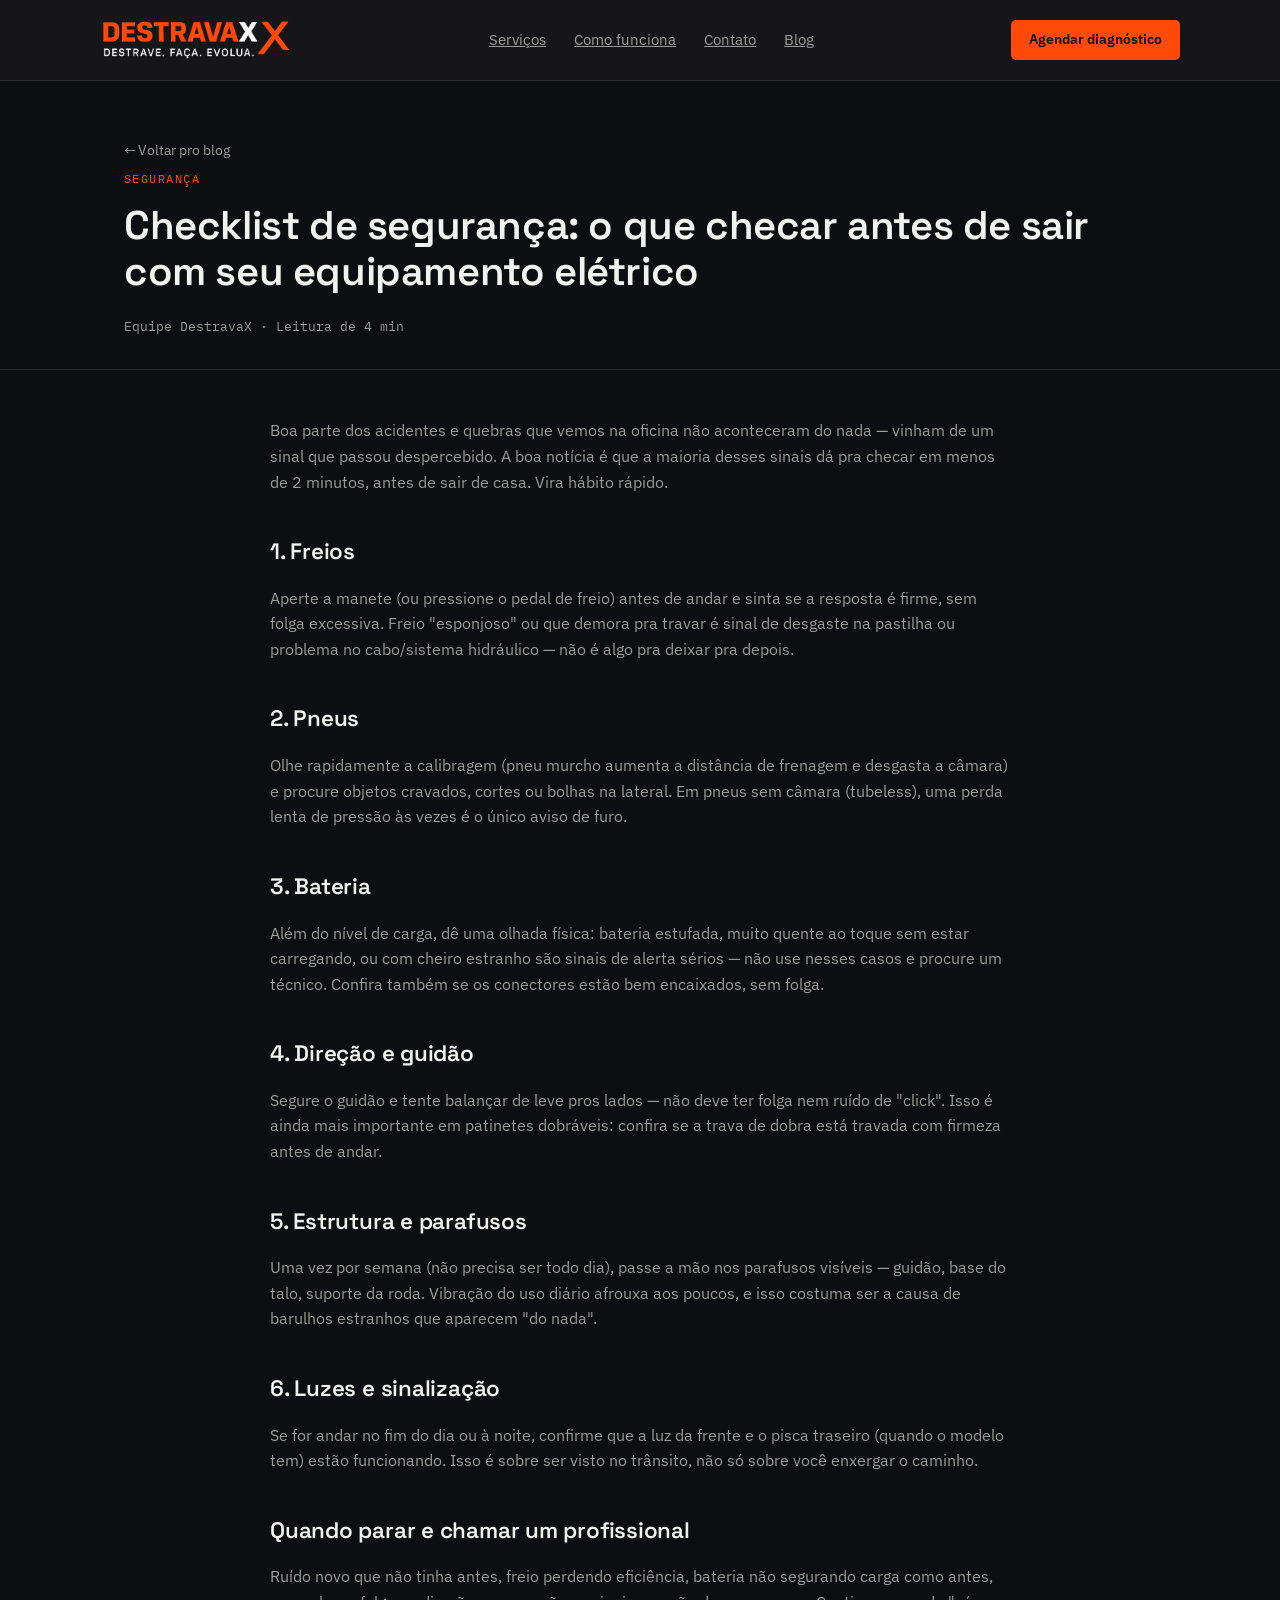
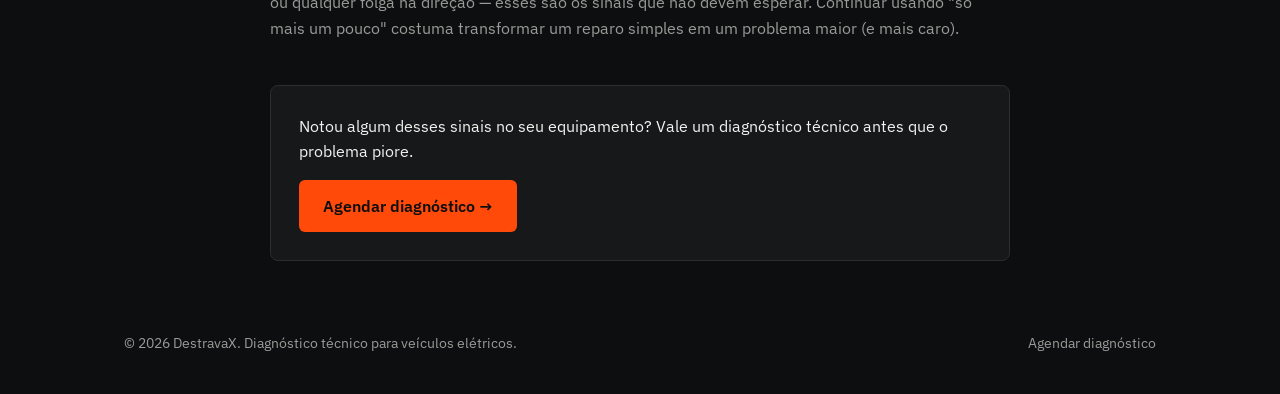
<file: blog/checklist-seguranca-antes-de-sair.html>
<!DOCTYPE html>
<html lang="pt-BR">
<head>
<meta charset="UTF-8">
<meta name="viewport" content="width=device-width, initial-scale=1.0">
<title>Checklist de segurança: o que checar antes de sair com seu equipamento elétrico — DestravaX</title>
<link rel="canonical" href="https://destravax.com/blog/checklist-seguranca-antes-de-sair.html">
<meta name="description" content="Freio, pneu, bateria, direção: um checklist rápido de 2 minutos pra rodar com mais segurança no seu patinete, bike ou scooter elétrica.">
<meta property="og:title" content="Checklist de segurança: o que checar antes de sair com seu equipamento elétrico">
<meta property="og:description" content="Um checklist rápido de 2 minutos pra rodar com mais segurança no seu patinete, bike ou scooter elétrica.">
<meta property="og:type" content="article">
<meta property="og:url" content="https://destravax.com/blog/checklist-seguranca-antes-de-sair.html">
<meta property="og:image" content="https://destravax.com/og-image.png">
<meta property="og:locale" content="pt_BR">
<script type="application/ld+json">
{
  "@context": "https://schema.org",
  "@type": "Article",
  "headline": "Checklist de segurança: o que checar antes de sair com seu equipamento elétrico",
  "description": "Freio, pneu, bateria, direção: um checklist rápido de 2 minutos pra rodar com mais segurança.",
  "image": "https://destravax.com/og-image.png",
  "author": { "@type": "Organization", "name": "DestravaX" },
  "publisher": { "@type": "Organization", "name": "DestravaX", "logo": { "@type": "ImageObject", "url": "https://destravax.com/logo.png" } },
  "mainEntityOfPage": "https://destravax.com/blog/checklist-seguranca-antes-de-sair.html"
}
</script>
<link rel="icon" type="image/png" sizes="32x32" href="/favicon-32.png">
<link rel="apple-touch-icon" href="/apple-touch-icon.png">
<link rel="preconnect" href="https://fonts.googleapis.com">
<link rel="preconnect" href="https://fonts.gstatic.com" crossorigin>
<link href="https://fonts.googleapis.com/css2?family=Space+Grotesk:wght@400;500;600;700&family=IBM+Plex+Sans:wght@400;500;600;700&family=IBM+Plex+Mono:wght@400;500&display=swap" rel="stylesheet">
<link rel="stylesheet" href="/style.css">

<!-- Google tag (gtag.js) -->
<script async src="https://www.googletagmanager.com/gtag/js?id=G-HQB9MCQGL4"></script>
<script>
  window.dataLayer = window.dataLayer || [];
  function gtag(){dataLayer.push(arguments);}
  gtag('js', new Date());
  gtag('config', 'G-HQB9MCQGL4');
</script>

<!-- Cal.com embed: agendamento embutido no site (sem sair pro cal.com) -->
<script type="text/javascript">
  (function (C, A, L) {
    let p = function (a, ar) { a.q.push(ar); };
    let d = C.document;
    C.Cal = C.Cal || function () {
      let cal = C.Cal;
      let ar = arguments;
      if (!cal.loaded) {
        cal.ns = {};
        cal.q = cal.q || [];
        d.head.appendChild(d.createElement("script")).src = A;
        cal.loaded = true;
      }
      if (ar[0] === L) {
        const api = function () { p(api, arguments); };
        const namespace = ar[1];
        api.q = api.q || [];
        if (typeof namespace === "string") {
          cal.ns[namespace] = cal.ns[namespace] || api;
          p(cal.ns[namespace], ar);
          p(cal, ["initNamespace", namespace]);
        } else p(cal, ar);
        return;
      }
      p(cal, ar);
    };
  })(window, "https://app.cal.com/embed/embed.js", "init");

  Cal("init", { origin: "https://cal.com" });

  Cal("on", {
    action: "bookingSuccessful",
    callback: function (e) {
      if (typeof gtag === "function") {
        gtag("event", "agendamento_concluido", {
          event_category: "booking",
          event_label: (e.detail && e.detail.data && e.detail.data.eventType) ? e.detail.data.eventType.slug : "desconhecido"
        });
      }
      window.location.href = "/agendamento-confirmado";
    }
  });

  Cal("ui", {
    styles: { branding: { brandColor: "#FF4A0A" } },
    hideEventTypeDetails: false,
    layout: "month_view"
  });
</script>
</head>
<body>

<header>
  <div class="wrap nav">
    <a class="logo" href="/" aria-label="DestravaX — início">
      <img src="/logo.png" alt="DestravaX — Destrave. Faça. Evolua.">
    </a>
    <button class="nav-toggle" aria-label="Abrir menu" aria-expanded="false">
      <span></span><span></span><span></span>
    </button>
    <nav class="nav-links">
      <a href="/#servicos">Serviços</a>
      <a href="/#como-funciona">Como funciona</a>
      <a href="/#contato">Contato</a>
      <a href="/blog/">Blog</a>
    </nav>
    <a class="nav-cta" href="javascript:void(0)" data-cal-link="destravax" data-cal-config='{"layout":"month_view"}'>Agendar diagnóstico</a>
  </div>
</header>

<section class="article-header">
  <div class="wrap">
    <a class="back-link" href="/blog/">← Voltar pro blog</a>
    <span class="eyebrow">Segurança</span>
    <h1>Checklist de segurança: o que checar antes de sair com seu equipamento elétrico</h1>
    <span class="article-meta">Equipe DestravaX · Leitura de 4 min</span>
  </div>
</section>

<section class="article-body wrap">
  <p>Boa parte dos acidentes e quebras que vemos na oficina não aconteceram do nada — vinham de um sinal que passou despercebido. A boa notícia é que a maioria desses sinais dá pra checar em menos de 2 minutos, antes de sair de casa. Vira hábito rápido.</p>

  <h2>1. Freios</h2>
  <p>Aperte a manete (ou pressione o pedal de freio) antes de andar e sinta se a resposta é firme, sem folga excessiva. Freio "esponjoso" ou que demora pra travar é sinal de desgaste na pastilha ou problema no cabo/sistema hidráulico — não é algo pra deixar pra depois.</p>

  <h2>2. Pneus</h2>
  <p>Olhe rapidamente a calibragem (pneu murcho aumenta a distância de frenagem e desgasta a câmara) e procure objetos cravados, cortes ou bolhas na lateral. Em pneus sem câmara (tubeless), uma perda lenta de pressão às vezes é o único aviso de furo.</p>

  <h2>3. Bateria</h2>
  <p>Além do nível de carga, dê uma olhada física: bateria estufada, muito quente ao toque sem estar carregando, ou com cheiro estranho são sinais de alerta sérios — não use nesses casos e procure um técnico. Confira também se os conectores estão bem encaixados, sem folga.</p>

  <h2>4. Direção e guidão</h2>
  <p>Segure o guidão e tente balançar de leve pros lados — não deve ter folga nem ruído de "click". Isso é ainda mais importante em patinetes dobráveis: confira se a trava de dobra está travada com firmeza antes de andar.</p>

  <h2>5. Estrutura e parafusos</h2>
  <p>Uma vez por semana (não precisa ser todo dia), passe a mão nos parafusos visíveis — guidão, base do talo, suporte da roda. Vibração do uso diário afrouxa aos poucos, e isso costuma ser a causa de barulhos estranhos que aparecem "do nada".</p>

  <h2>6. Luzes e sinalização</h2>
  <p>Se for andar no fim do dia ou à noite, confirme que a luz da frente e o pisca traseiro (quando o modelo tem) estão funcionando. Isso é sobre ser visto no trânsito, não só sobre você enxergar o caminho.</p>

  <h2>Quando parar e chamar um profissional</h2>
  <p>Ruído novo que não tinha antes, freio perdendo eficiência, bateria não segurando carga como antes, ou qualquer folga na direção — esses são os sinais que não devem esperar. Continuar usando "só mais um pouco" costuma transformar um reparo simples em um problema maior (e mais caro).</p>

  <div class="article-cta">
    <p>Notou algum desses sinais no seu equipamento? Vale um diagnóstico técnico antes que o problema piore.</p>
    <a class="btn-primary" href="javascript:void(0)" data-cal-link="destravax" data-cal-config='{"layout":"month_view"}'>Agendar diagnóstico →</a>
  </div>
</section>

<footer>
  <div class="wrap foot-row">
    <span>© 2026 DestravaX. Diagnóstico técnico para veículos elétricos.</span>
    <a href="javascript:void(0)" data-cal-link="destravax" data-cal-config='{"layout":"month_view"}'>Agendar diagnóstico</a>
  </div>
</footer>


<script>
  (function(){
    var toggle = document.querySelector('.nav-toggle');
    var links = document.querySelector('.nav-links');
    if (toggle && links) {
      toggle.addEventListener('click', function(){
        var isOpen = links.classList.toggle('open');
        toggle.classList.toggle('open', isOpen);
        toggle.setAttribute('aria-expanded', isOpen ? 'true' : 'false');
      });
      links.querySelectorAll('a').forEach(function(a){
        a.addEventListener('click', function(){
          links.classList.remove('open');
          toggle.classList.remove('open');
          toggle.setAttribute('aria-expanded', 'false');
        });
      });
    }
  })();
</script>
</body>
</html>
</file>
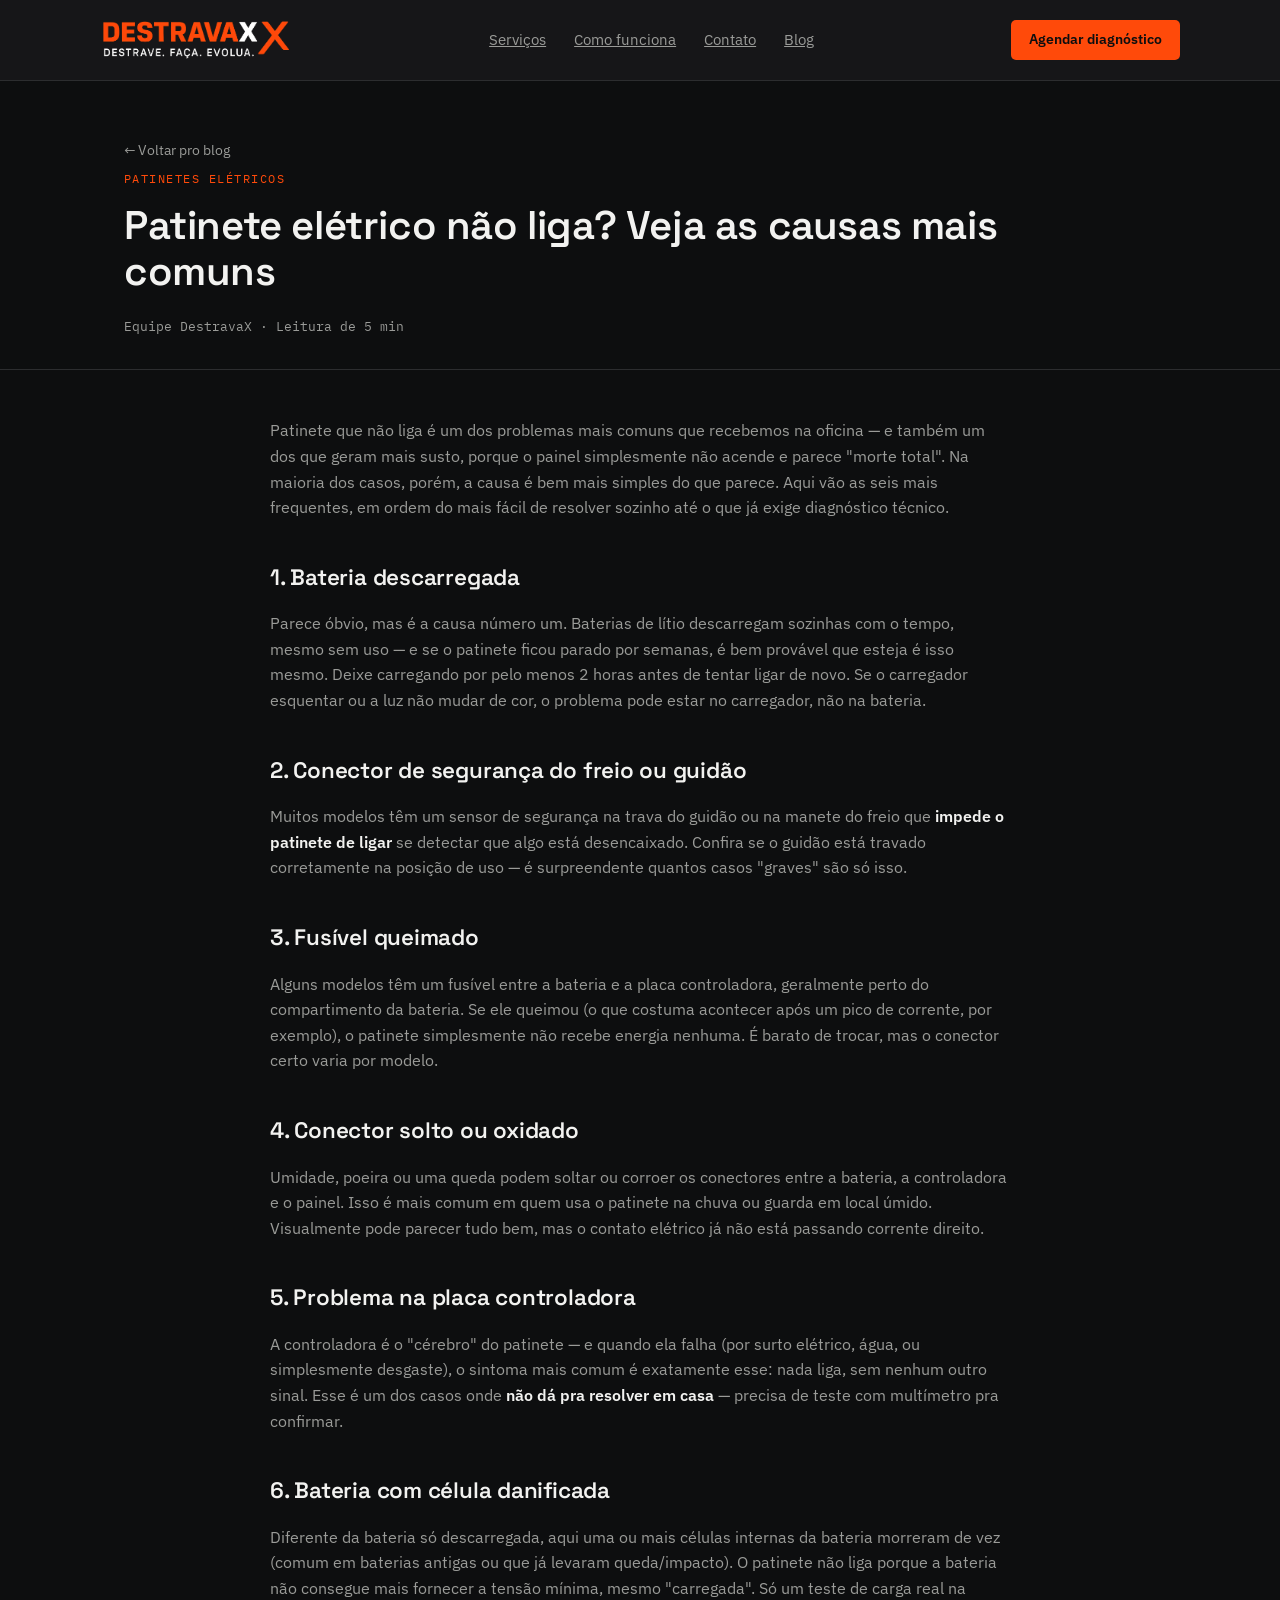
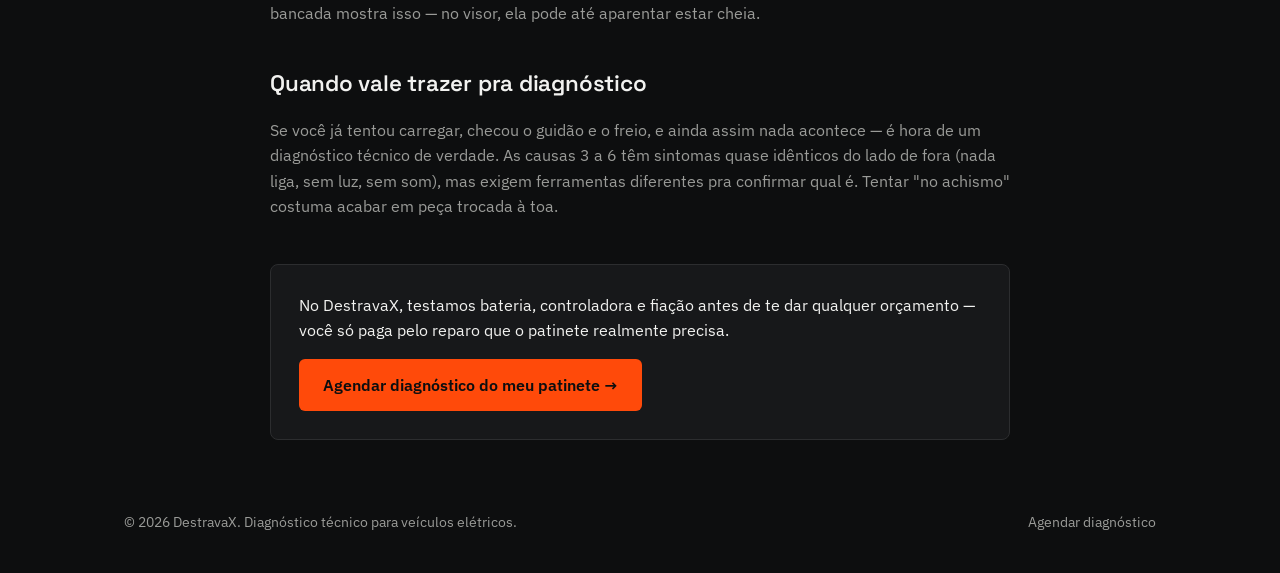
<file: blog/patinete-eletrico-nao-liga.html>
<!DOCTYPE html>
<html lang="pt-BR">
<head>
<meta charset="UTF-8">
<meta name="viewport" content="width=device-width, initial-scale=1.0">
<title>Patinete elétrico não liga? Veja as causas mais comuns — DestravaX</title>
<link rel="canonical" href="https://destravax.com/blog/patinete-eletrico-nao-liga.html">
<meta name="description" content="Da bateria descarregada ao fusível queimado: entenda os motivos mais frequentes pra um patinete elétrico não ligar, e o que dá pra checar antes de levar pra oficina.">
<meta property="og:title" content="Patinete elétrico não liga? Veja as causas mais comuns">
<meta property="og:description" content="Os motivos mais frequentes pra um patinete elétrico não responder, e o que checar antes de levar pra oficina.">
<meta property="og:type" content="article">
<meta property="og:url" content="https://destravax.com/blog/patinete-eletrico-nao-liga.html">
<meta property="og:image" content="https://destravax.com/og-image.png">
<meta property="og:locale" content="pt_BR">
<script type="application/ld+json">
{
  "@context": "https://schema.org",
  "@type": "Article",
  "headline": "Patinete elétrico não liga? Veja as causas mais comuns",
  "description": "Da bateria descarregada ao fusível queimado: entenda os motivos mais frequentes pra um patinete elétrico não ligar.",
  "image": "https://destravax.com/og-image.png",
  "author": { "@type": "Organization", "name": "DestravaX" },
  "publisher": { "@type": "Organization", "name": "DestravaX", "logo": { "@type": "ImageObject", "url": "https://destravax.com/logo.png" } },
  "mainEntityOfPage": "https://destravax.com/blog/patinete-eletrico-nao-liga.html"
}
</script>
<link rel="icon" type="image/png" sizes="32x32" href="/favicon-32.png">
<link rel="apple-touch-icon" href="/apple-touch-icon.png">
<link rel="preconnect" href="https://fonts.googleapis.com">
<link rel="preconnect" href="https://fonts.gstatic.com" crossorigin>
<link href="https://fonts.googleapis.com/css2?family=Space+Grotesk:wght@400;500;600;700&family=IBM+Plex+Sans:wght@400;500;600;700&family=IBM+Plex+Mono:wght@400;500&display=swap" rel="stylesheet">
<link rel="stylesheet" href="/style.css">

<!-- Google tag (gtag.js) -->
<script async src="https://www.googletagmanager.com/gtag/js?id=G-HQB9MCQGL4"></script>
<script>
  window.dataLayer = window.dataLayer || [];
  function gtag(){dataLayer.push(arguments);}
  gtag('js', new Date());
  gtag('config', 'G-HQB9MCQGL4');
</script>

<!-- Cal.com embed: agendamento embutido no site (sem sair pro cal.com) -->
<script type="text/javascript">
  (function (C, A, L) {
    let p = function (a, ar) { a.q.push(ar); };
    let d = C.document;
    C.Cal = C.Cal || function () {
      let cal = C.Cal;
      let ar = arguments;
      if (!cal.loaded) {
        cal.ns = {};
        cal.q = cal.q || [];
        d.head.appendChild(d.createElement("script")).src = A;
        cal.loaded = true;
      }
      if (ar[0] === L) {
        const api = function () { p(api, arguments); };
        const namespace = ar[1];
        api.q = api.q || [];
        if (typeof namespace === "string") {
          cal.ns[namespace] = cal.ns[namespace] || api;
          p(cal.ns[namespace], ar);
          p(cal, ["initNamespace", namespace]);
        } else p(cal, ar);
        return;
      }
      p(cal, ar);
    };
  })(window, "https://app.cal.com/embed/embed.js", "init");

  Cal("init", { origin: "https://cal.com" });

  Cal("on", {
    action: "bookingSuccessful",
    callback: function (e) {
      if (typeof gtag === "function") {
        gtag("event", "agendamento_concluido", {
          event_category: "booking",
          event_label: (e.detail && e.detail.data && e.detail.data.eventType) ? e.detail.data.eventType.slug : "desconhecido"
        });
      }
      window.location.href = "/agendamento-confirmado";
    }
  });

  Cal("ui", {
    styles: { branding: { brandColor: "#FF4A0A" } },
    hideEventTypeDetails: false,
    layout: "month_view"
  });
</script>
</head>
<body>

<header>
  <div class="wrap nav">
    <a class="logo" href="/" aria-label="DestravaX — início">
      <img src="/logo.png" alt="DestravaX — Destrave. Faça. Evolua.">
    </a>
    <button class="nav-toggle" aria-label="Abrir menu" aria-expanded="false">
      <span></span><span></span><span></span>
    </button>
    <nav class="nav-links">
      <a href="/#servicos">Serviços</a>
      <a href="/#como-funciona">Como funciona</a>
      <a href="/#contato">Contato</a>
      <a href="/blog/">Blog</a>
    </nav>
    <a class="nav-cta" href="javascript:void(0)" data-cal-link="destravax" data-cal-config='{"layout":"month_view"}'>Agendar diagnóstico</a>
  </div>
</header>

<section class="article-header">
  <div class="wrap">
    <a class="back-link" href="/blog/">← Voltar pro blog</a>
    <span class="eyebrow">Patinetes elétricos</span>
    <h1>Patinete elétrico não liga? Veja as causas mais comuns</h1>
    <span class="article-meta">Equipe DestravaX · Leitura de 5 min</span>
  </div>
</section>

<section class="article-body wrap">
  <p>Patinete que não liga é um dos problemas mais comuns que recebemos na oficina — e também um dos que geram mais susto, porque o painel simplesmente não acende e parece "morte total". Na maioria dos casos, porém, a causa é bem mais simples do que parece. Aqui vão as seis mais frequentes, em ordem do mais fácil de resolver sozinho até o que já exige diagnóstico técnico.</p>

  <h2>1. Bateria descarregada</h2>
  <p>Parece óbvio, mas é a causa número um. Baterias de lítio descarregam sozinhas com o tempo, mesmo sem uso — e se o patinete ficou parado por semanas, é bem provável que esteja é isso mesmo. Deixe carregando por pelo menos 2 horas antes de tentar ligar de novo. Se o carregador esquentar ou a luz não mudar de cor, o problema pode estar no carregador, não na bateria.</p>

  <h2>2. Conector de segurança do freio ou guidão</h2>
  <p>Muitos modelos têm um sensor de segurança na trava do guidão ou na manete do freio que <strong>impede o patinete de ligar</strong> se detectar que algo está desencaixado. Confira se o guidão está travado corretamente na posição de uso — é surpreendente quantos casos "graves" são só isso.</p>

  <h2>3. Fusível queimado</h2>
  <p>Alguns modelos têm um fusível entre a bateria e a placa controladora, geralmente perto do compartimento da bateria. Se ele queimou (o que costuma acontecer após um pico de corrente, por exemplo), o patinete simplesmente não recebe energia nenhuma. É barato de trocar, mas o conector certo varia por modelo.</p>

  <h2>4. Conector solto ou oxidado</h2>
  <p>Umidade, poeira ou uma queda podem soltar ou corroer os conectores entre a bateria, a controladora e o painel. Isso é mais comum em quem usa o patinete na chuva ou guarda em local úmido. Visualmente pode parecer tudo bem, mas o contato elétrico já não está passando corrente direito.</p>

  <h2>5. Problema na placa controladora</h2>
  <p>A controladora é o "cérebro" do patinete — e quando ela falha (por surto elétrico, água, ou simplesmente desgaste), o sintoma mais comum é exatamente esse: nada liga, sem nenhum outro sinal. Esse é um dos casos onde <strong>não dá pra resolver em casa</strong> — precisa de teste com multímetro pra confirmar.</p>

  <h2>6. Bateria com célula danificada</h2>
  <p>Diferente da bateria só descarregada, aqui uma ou mais células internas da bateria morreram de vez (comum em baterias antigas ou que já levaram queda/impacto). O patinete não liga porque a bateria não consegue mais fornecer a tensão mínima, mesmo "carregada". Só um teste de carga real na bancada mostra isso — no visor, ela pode até aparentar estar cheia.</p>

  <h2>Quando vale trazer pra diagnóstico</h2>
  <p>Se você já tentou carregar, checou o guidão e o freio, e ainda assim nada acontece — é hora de um diagnóstico técnico de verdade. As causas 3 a 6 têm sintomas quase idênticos do lado de fora (nada liga, sem luz, sem som), mas exigem ferramentas diferentes pra confirmar qual é. Tentar "no achismo" costuma acabar em peça trocada à toa.</p>

  <div class="article-cta">
    <p>No DestravaX, testamos bateria, controladora e fiação antes de te dar qualquer orçamento — você só paga pelo reparo que o patinete realmente precisa.</p>
    <a class="btn-primary" href="javascript:void(0)" data-cal-link="destravax/diagnostico-patinete-eletrico" data-cal-config='{"layout":"month_view"}'>Agendar diagnóstico do meu patinete →</a>
  </div>
</section>

<footer>
  <div class="wrap foot-row">
    <span>© 2026 DestravaX. Diagnóstico técnico para veículos elétricos.</span>
    <a href="javascript:void(0)" data-cal-link="destravax" data-cal-config='{"layout":"month_view"}'>Agendar diagnóstico</a>
  </div>
</footer>


<script>
  (function(){
    var toggle = document.querySelector('.nav-toggle');
    var links = document.querySelector('.nav-links');
    if (toggle && links) {
      toggle.addEventListener('click', function(){
        var isOpen = links.classList.toggle('open');
        toggle.classList.toggle('open', isOpen);
        toggle.setAttribute('aria-expanded', isOpen ? 'true' : 'false');
      });
      links.querySelectorAll('a').forEach(function(a){
        a.addEventListener('click', function(){
          links.classList.remove('open');
          toggle.classList.remove('open');
          toggle.setAttribute('aria-expanded', 'false');
        });
      });
    }
  })();
</script>
</body>
</html>
</file>
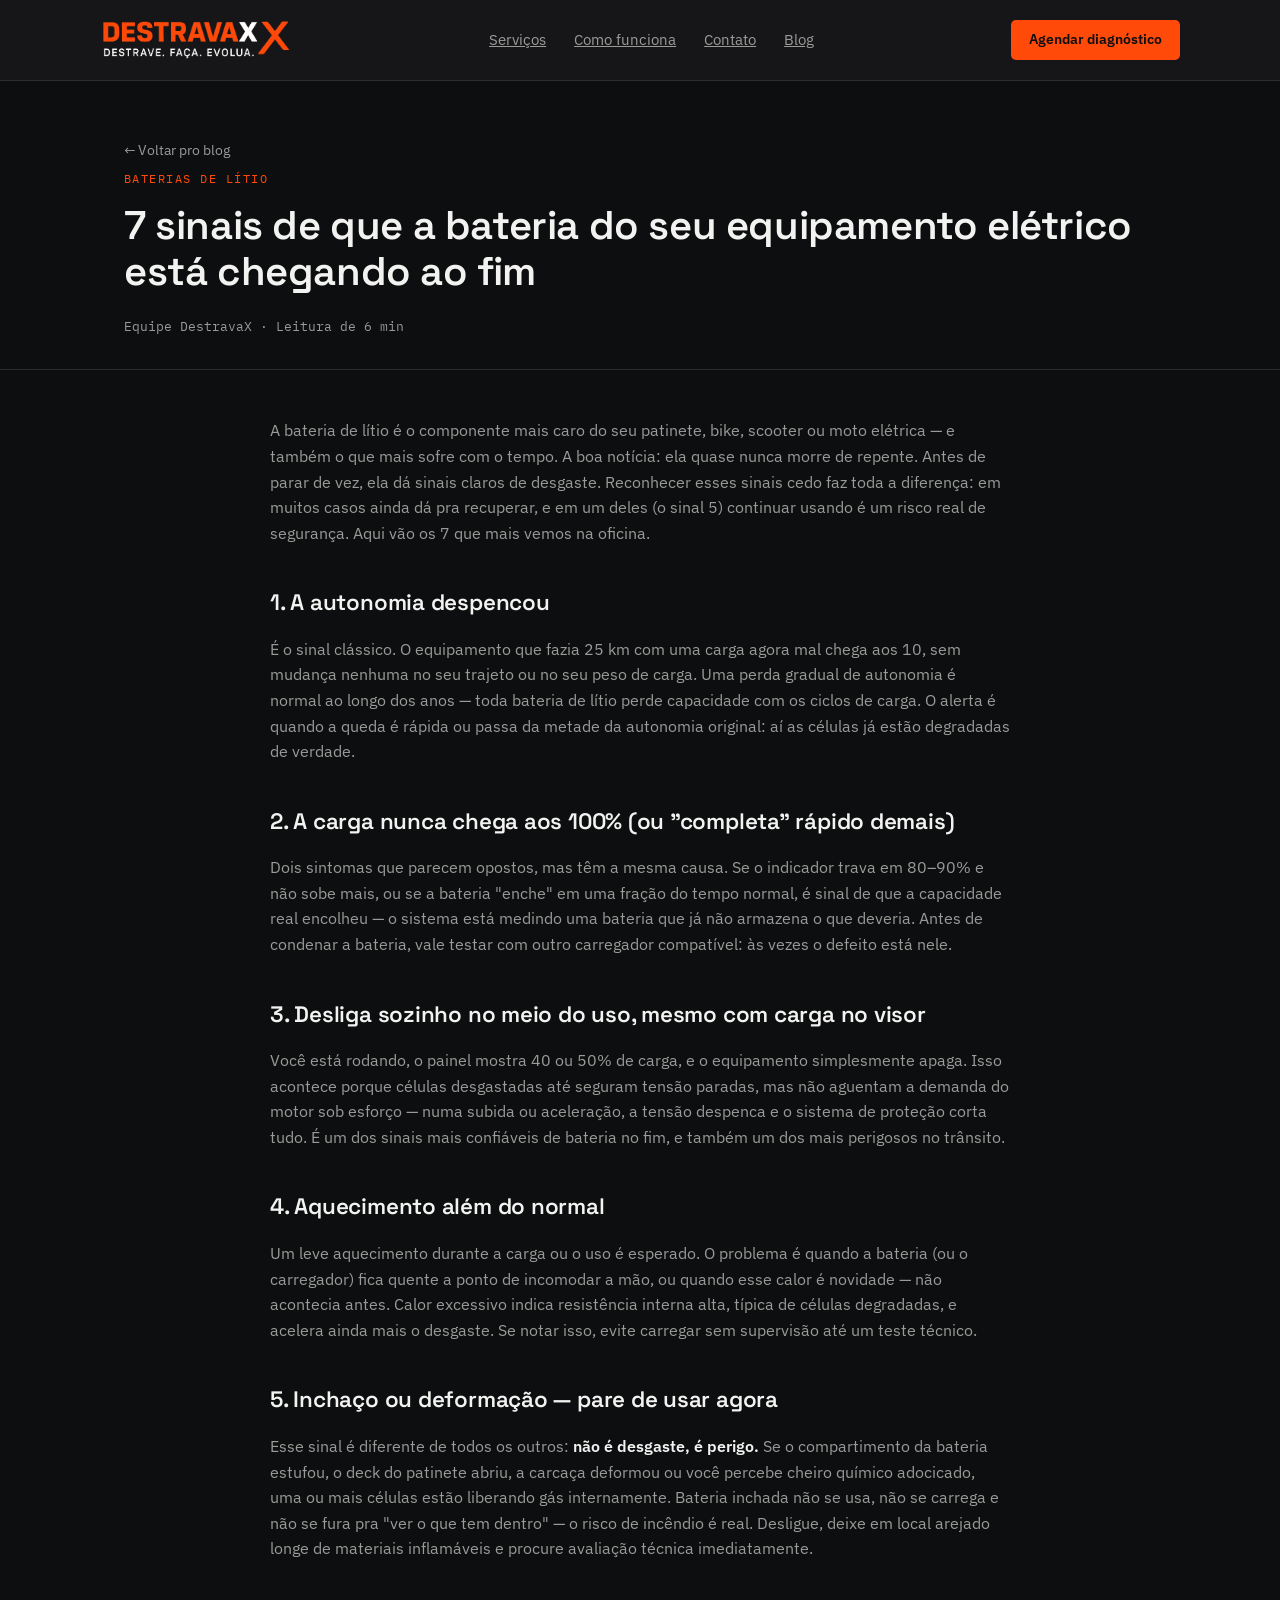
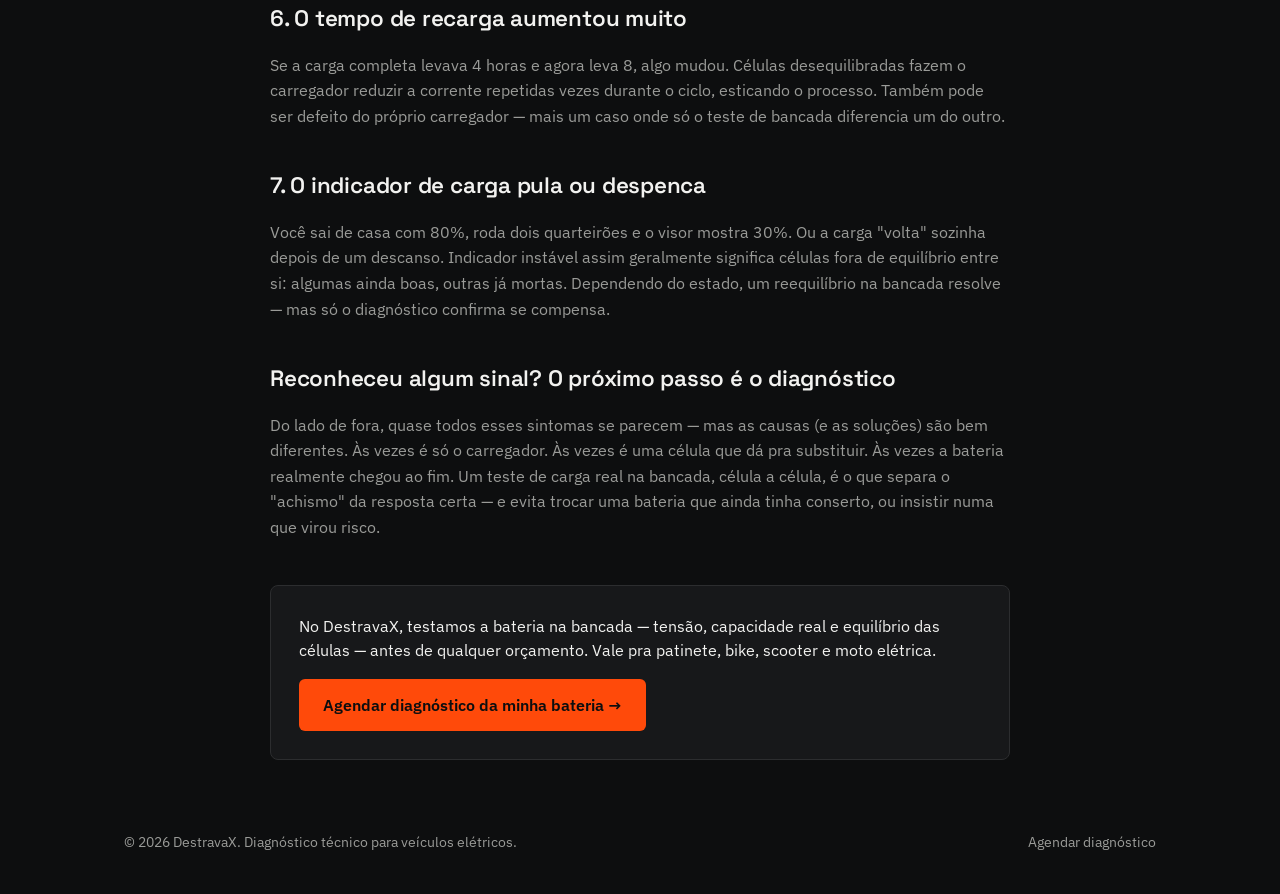
<file: blog/sinais-bateria-chegando-ao-fim.html>
<!DOCTYPE html>
<html lang="pt-BR">
<head>
<meta charset="UTF-8">
<meta name="viewport" content="width=device-width, initial-scale=1.0">
<title>7 sinais de que a bateria do seu equipamento elétrico está chegando ao fim — DestravaX</title>
<link rel="canonical" href="https://destravax.com/blog/sinais-bateria-chegando-ao-fim.html">
<meta name="description" content="Autonomia caindo, carga que não completa, aquecimento, inchaço: os 7 sinais mais comuns de bateria de lítio no fim da vida útil — e qual deles exige parar de usar na hora.">
<meta property="og:title" content="7 sinais de que a bateria do seu equipamento elétrico está chegando ao fim">
<meta property="og:description" content="Os sinais mais comuns de bateria de lítio desgastada em patinetes, bikes, scooters e motos elétricas — e qual deles exige parar de usar na hora.">
<meta property="og:type" content="article">
<meta property="og:url" content="https://destravax.com/blog/sinais-bateria-chegando-ao-fim.html">
<meta property="og:image" content="https://destravax.com/og-image.png">
<meta property="og:locale" content="pt_BR">
<script type="application/ld+json">
{
  "@context": "https://schema.org",
  "@type": "Article",
  "headline": "7 sinais de que a bateria do seu equipamento elétrico está chegando ao fim",
  "description": "Autonomia caindo, carga que não completa, aquecimento, inchaço: os 7 sinais mais comuns de bateria de lítio no fim da vida útil.",
  "image": "https://destravax.com/og-image.png",
  "author": { "@type": "Organization", "name": "DestravaX" },
  "publisher": { "@type": "Organization", "name": "DestravaX", "logo": { "@type": "ImageObject", "url": "https://destravax.com/logo.png" } },
  "mainEntityOfPage": "https://destravax.com/blog/sinais-bateria-chegando-ao-fim.html"
}
</script>
<link rel="icon" type="image/png" sizes="32x32" href="/favicon-32.png">
<link rel="apple-touch-icon" href="/apple-touch-icon.png">
<link rel="preconnect" href="https://fonts.googleapis.com">
<link rel="preconnect" href="https://fonts.gstatic.com" crossorigin>
<link href="https://fonts.googleapis.com/css2?family=Space+Grotesk:wght@400;500;600;700&family=IBM+Plex+Sans:wght@400;500;600;700&family=IBM+Plex+Mono:wght@400;500&display=swap" rel="stylesheet">
<link rel="stylesheet" href="/style.css">

<!-- Google tag (gtag.js) -->
<script async src="https://www.googletagmanager.com/gtag/js?id=G-HQB9MCQGL4"></script>
<script>
  window.dataLayer = window.dataLayer || [];
  function gtag(){dataLayer.push(arguments);}
  gtag('js', new Date());
  gtag('config', 'G-HQB9MCQGL4');
</script>

<!-- Cal.com embed: agendamento embutido no site (sem sair pro cal.com) -->
<script type="text/javascript">
  (function (C, A, L) {
    let p = function (a, ar) { a.q.push(ar); };
    let d = C.document;
    C.Cal = C.Cal || function () {
      let cal = C.Cal;
      let ar = arguments;
      if (!cal.loaded) {
        cal.ns = {};
        cal.q = cal.q || [];
        d.head.appendChild(d.createElement("script")).src = A;
        cal.loaded = true;
      }
      if (ar[0] === L) {
        const api = function () { p(api, arguments); };
        const namespace = ar[1];
        api.q = api.q || [];
        if (typeof namespace === "string") {
          cal.ns[namespace] = cal.ns[namespace] || api;
          p(cal.ns[namespace], ar);
          p(cal, ["initNamespace", namespace]);
        } else p(cal, ar);
        return;
      }
      p(cal, ar);
    };
  })(window, "https://app.cal.com/embed/embed.js", "init");

  Cal("init", { origin: "https://cal.com" });

  Cal("on", {
    action: "bookingSuccessful",
    callback: function (e) {
      if (typeof gtag === "function") {
        gtag("event", "agendamento_concluido", {
          event_category: "booking",
          event_label: (e.detail && e.detail.data && e.detail.data.eventType) ? e.detail.data.eventType.slug : "desconhecido"
        });
      }
      window.location.href = "/agendamento-confirmado";
    }
  });

  Cal("ui", {
    styles: { branding: { brandColor: "#FF4A0A" } },
    hideEventTypeDetails: false,
    layout: "month_view"
  });
</script>
</head>
<body>

<header>
  <div class="wrap nav">
    <a class="logo" href="/" aria-label="DestravaX — início">
      <img src="/logo.png" alt="DestravaX — Destrave. Faça. Evolua.">
    </a>
    <button class="nav-toggle" aria-label="Abrir menu" aria-expanded="false">
      <span></span><span></span><span></span>
    </button>
    <nav class="nav-links">
      <a href="/#servicos">Serviços</a>
      <a href="/#como-funciona">Como funciona</a>
      <a href="/#contato">Contato</a>
      <a href="/blog/">Blog</a>
    </nav>
    <a class="nav-cta" href="javascript:void(0)" data-cal-link="destravax" data-cal-config='{"layout":"month_view"}'>Agendar diagnóstico</a>
  </div>
</header>

<section class="article-header">
  <div class="wrap">
    <a class="back-link" href="/blog/">← Voltar pro blog</a>
    <span class="eyebrow">Baterias de lítio</span>
    <h1>7 sinais de que a bateria do seu equipamento elétrico está chegando ao fim</h1>
    <span class="article-meta">Equipe DestravaX · Leitura de 6 min</span>
  </div>
</section>

<section class="article-body wrap">
  <p>A bateria de lítio é o componente mais caro do seu patinete, bike, scooter ou moto elétrica — e também o que mais sofre com o tempo. A boa notícia: ela quase nunca morre de repente. Antes de parar de vez, ela dá sinais claros de desgaste. Reconhecer esses sinais cedo faz toda a diferença: em muitos casos ainda dá pra recuperar, e em um deles (o sinal 5) continuar usando é um risco real de segurança. Aqui vão os 7 que mais vemos na oficina.</p>

  <h2>1. A autonomia despencou</h2>
  <p>É o sinal clássico. O equipamento que fazia 25 km com uma carga agora mal chega aos 10, sem mudança nenhuma no seu trajeto ou no seu peso de carga. Uma perda gradual de autonomia é normal ao longo dos anos — toda bateria de lítio perde capacidade com os ciclos de carga. O alerta é quando a queda é rápida ou passa da metade da autonomia original: aí as células já estão degradadas de verdade.</p>

  <h2>2. A carga nunca chega aos 100% (ou "completa" rápido demais)</h2>
  <p>Dois sintomas que parecem opostos, mas têm a mesma causa. Se o indicador trava em 80–90% e não sobe mais, ou se a bateria "enche" em uma fração do tempo normal, é sinal de que a capacidade real encolheu — o sistema está medindo uma bateria que já não armazena o que deveria. Antes de condenar a bateria, vale testar com outro carregador compatível: às vezes o defeito está nele.</p>

  <h2>3. Desliga sozinho no meio do uso, mesmo com carga no visor</h2>
  <p>Você está rodando, o painel mostra 40 ou 50% de carga, e o equipamento simplesmente apaga. Isso acontece porque células desgastadas até seguram tensão paradas, mas não aguentam a demanda do motor sob esforço — numa subida ou aceleração, a tensão despenca e o sistema de proteção corta tudo. É um dos sinais mais confiáveis de bateria no fim, e também um dos mais perigosos no trânsito.</p>

  <h2>4. Aquecimento além do normal</h2>
  <p>Um leve aquecimento durante a carga ou o uso é esperado. O problema é quando a bateria (ou o carregador) fica quente a ponto de incomodar a mão, ou quando esse calor é novidade — não acontecia antes. Calor excessivo indica resistência interna alta, típica de células degradadas, e acelera ainda mais o desgaste. Se notar isso, evite carregar sem supervisão até um teste técnico.</p>

  <h2>5. Inchaço ou deformação — pare de usar agora</h2>
  <p>Esse sinal é diferente de todos os outros: <strong>não é desgaste, é perigo.</strong> Se o compartimento da bateria estufou, o deck do patinete abriu, a carcaça deformou ou você percebe cheiro químico adocicado, uma ou mais células estão liberando gás internamente. Bateria inchada não se usa, não se carrega e não se fura pra "ver o que tem dentro" — o risco de incêndio é real. Desligue, deixe em local arejado longe de materiais inflamáveis e procure avaliação técnica imediatamente.</p>

  <h2>6. O tempo de recarga aumentou muito</h2>
  <p>Se a carga completa levava 4 horas e agora leva 8, algo mudou. Células desequilibradas fazem o carregador reduzir a corrente repetidas vezes durante o ciclo, esticando o processo. Também pode ser defeito do próprio carregador — mais um caso onde só o teste de bancada diferencia um do outro.</p>

  <h2>7. O indicador de carga pula ou despenca</h2>
  <p>Você sai de casa com 80%, roda dois quarteirões e o visor mostra 30%. Ou a carga "volta" sozinha depois de um descanso. Indicador instável assim geralmente significa células fora de equilíbrio entre si: algumas ainda boas, outras já mortas. Dependendo do estado, um reequilíbrio na bancada resolve — mas só o diagnóstico confirma se compensa.</p>

  <h2>Reconheceu algum sinal? O próximo passo é o diagnóstico</h2>
  <p>Do lado de fora, quase todos esses sintomas se parecem — mas as causas (e as soluções) são bem diferentes. Às vezes é só o carregador. Às vezes é uma célula que dá pra substituir. Às vezes a bateria realmente chegou ao fim. Um teste de carga real na bancada, célula a célula, é o que separa o "achismo" da resposta certa — e evita trocar uma bateria que ainda tinha conserto, ou insistir numa que virou risco.</p>

  <div class="article-cta">
    <p>No DestravaX, testamos a bateria na bancada — tensão, capacidade real e equilíbrio das células — antes de qualquer orçamento. Vale pra patinete, bike, scooter e moto elétrica.</p>
    <a class="btn-primary" href="javascript:void(0)" data-cal-link="destravax/diagnostico-bateria-litio" data-cal-config='{"layout":"month_view"}'>Agendar diagnóstico da minha bateria →</a>
  </div>
</section>

<footer>
  <div class="wrap foot-row">
    <span>© 2026 DestravaX. Diagnóstico técnico para veículos elétricos.</span>
    <a href="javascript:void(0)" data-cal-link="destravax" data-cal-config='{"layout":"month_view"}'>Agendar diagnóstico</a>
  </div>
</footer>


<script>
  (function(){
    var toggle = document.querySelector('.nav-toggle');
    var links = document.querySelector('.nav-links');
    if (toggle && links) {
      toggle.addEventListener('click', function(){
        var isOpen = links.classList.toggle('open');
        toggle.classList.toggle('open', isOpen);
        toggle.setAttribute('aria-expanded', isOpen ? 'true' : 'false');
      });
      links.querySelectorAll('a').forEach(function(a){
        a.addEventListener('click', function(){
          links.classList.remove('open');
          toggle.classList.remove('open');
          toggle.setAttribute('aria-expanded', 'false');
        });
      });
    }
  })();
</script>
</body>
</html>
</file>
<file: style.css>
:root{
    --charcoal-900:#0d0e0f;
    --charcoal-800:#17181a;
    --charcoal-700:#212224;
    --line:#2c2d2f;
    --paper:#f2f2f0;
    --paper-dim:#9a9b98;
    --orange:#ff4a0a;
    --orange-dim:#cc3c08;
    --orange-light:#ff6b3d;

    --display:'Space Grotesk', sans-serif;
    --body:'IBM Plex Sans', sans-serif;
    --mono:'IBM Plex Mono', monospace;
  }

  *{ box-sizing:border-box; }
  html{ scroll-behavior:smooth; }

  body{
    margin:0;
    background:var(--charcoal-900);
    color:var(--paper);
    font-family:var(--body);
    line-height:1.55;
    -webkit-font-smoothing:antialiased;
  }

  a{ color:inherit; }

  h1,h2,h3{
    font-family:var(--display);
    font-weight:600;
    margin:0;
    letter-spacing:-0.01em;
  }

  .eyebrow{
    font-family:var(--mono);
    font-size:0.78rem;
    letter-spacing:0.12em;
    text-transform:uppercase;
    color:var(--orange);
  }

  .wrap{
    max-width:1080px;
    margin:0 auto;
    padding:0 24px;
  }

  :focus-visible{
    outline:2px solid var(--orange);
    outline-offset:3px;
  }

  /* ---------- Header ---------- */
  header{
    position:sticky;
    top:0;
    z-index:20;
    background:rgba(24,25,27,0.88);
    backdrop-filter:blur(8px);
    border-bottom:1px solid var(--line);
  }
  .nav{
    position:relative;
    display:flex;
    align-items:center;
    justify-content:space-between;
    padding:18px 0;
  }
  .logo{
    display:flex;
    align-items:center;
  }
  .logo img{
    height:44px;
    width:auto;
    display:block;
  }
  @media (max-width:720px){
    .logo img{ height:36px; }
  }
  .nav-links{
    display:flex;
    gap:28px;
    font-size:0.92rem;
    color:var(--paper-dim);
  }
  .nav-links a:hover{ color:var(--paper); }
  .nav-cta{
    display:inline-flex;
    align-items:center;
    gap:8px;
    background:var(--orange);
    color:var(--charcoal-900);
    font-weight:600;
    font-size:0.88rem;
    padding:9px 18px;
    border-radius:5px;
    text-decoration:none;
    transition:background 0.15s ease;
  }
  .nav-cta:hover{ background:var(--orange-light); }

  @media (max-width:720px){
    .nav-links{
      display:none;
      position:absolute;
      top:100%;
      left:0;
      right:0;
      flex-direction:column;
      gap:0;
      background:var(--charcoal-800);
      border-bottom:1px solid var(--line);
      padding:8px 0;
    }
    .nav-links.open{ display:flex; }
    .nav-links a{
      padding:14px 24px;
      border-bottom:1px solid var(--line);
    }
    .nav-links a:last-child{ border-bottom:none; }
    .nav-toggle{
      display:flex;
      flex-direction:column;
      justify-content:center;
      gap:5px;
      width:28px;
      height:28px;
      background:none;
      border:none;
      cursor:pointer;
      padding:0;
    }
    .nav-toggle span{
      display:block;
      height:2px;
      width:100%;
      background:var(--paper);
      border-radius:2px;
      transition:transform 0.2s ease, opacity 0.2s ease;
    }
    .nav-toggle.open span:nth-child(1){ transform:translateY(7px) rotate(45deg); }
    .nav-toggle.open span:nth-child(2){ opacity:0; }
    .nav-toggle.open span:nth-child(3){ transform:translateY(-7px) rotate(-45deg); }
  }
  @media (min-width:721px){
    .nav-toggle{ display:none; }
  }

  /* ---------- Hero ---------- */
  .hero{
    position:relative;
    padding:96px 0 88px;
    overflow:hidden;
    border-bottom:1px solid var(--line);
  }
  .hero-grid{
    display:grid;
    grid-template-columns:1.1fr 0.9fr;
    gap:56px;
    align-items:center;
  }
  @media (max-width:860px){
    .hero-grid{ grid-template-columns:1fr; }
  }
  .hero h1{
    font-size:clamp(1.5rem, 2.8vw, 2.2rem);
    line-height:1.15;
    margin:18px 0 22px;
  }
  .hero h1 em{
    font-style:normal;
    color:var(--orange);
  }
  .hero p.lead{
    font-size:1.08rem;
    color:var(--paper-dim);
    max-width:46ch;
    margin:0 0 32px;
  }
  .hero-ctas{
    display:flex;
    gap:14px;
    flex-wrap:wrap;
  }
  .btn-primary{
    display:inline-flex;
    align-items:center;
    gap:10px;
    background:var(--orange);
    color:var(--charcoal-900);
    font-weight:600;
    font-size:0.98rem;
    padding:14px 24px;
    border-radius:6px;
    text-decoration:none;
    transition:background 0.15s ease, transform 0.15s ease;
  }
  .btn-primary:hover{ background:var(--orange-light); transform:translateY(-1px); }
  .btn-secondary{
    display:inline-flex;
    align-items:center;
    gap:8px;
    color:var(--paper);
    font-weight:500;
    font-size:0.98rem;
    padding:14px 8px;
    text-decoration:none;
    border-bottom:1px solid var(--line);
  }
  .btn-secondary:hover{ border-color:var(--paper-dim); }

  /* Scope panel - signature element */
  .scope-panel{
    background:var(--charcoal-800);
    border:1px solid var(--line);
    border-radius:10px;
    padding:22px 22px 18px;
  }
  .scope-head{
    display:flex;
    justify-content:space-between;
    align-items:baseline;
    font-family:var(--mono);
    font-size:0.72rem;
    color:var(--paper-dim);
    margin-bottom:10px;
    letter-spacing:0.05em;
  }
  .scope-head .live{ color:var(--orange); }
  .scope-head .live::before{
    content:'●';
    margin-right:5px;
    font-size:0.6rem;
    animation:blink 1.6s ease-in-out infinite;
  }
  @keyframes blink{ 50%{ opacity:0.25; } }

  svg.trace{ width:100%; height:auto; display:block; }
  .trace path{
    fill:none;
    stroke:var(--orange);
    stroke-width:2;
    stroke-linecap:round;
    stroke-linejoin:round;
  }
  .trace .trace-glow{
    stroke:var(--orange);
    opacity:0.18;
    stroke-width:7;
  }
  .trace-dash{
    stroke-dasharray:900;
    stroke-dashoffset:900;
    animation:draw 3.2s ease-in-out infinite;
  }
  @keyframes draw{
    0%{ stroke-dashoffset:900; }
    55%{ stroke-dashoffset:0; }
    100%{ stroke-dashoffset:-900; }
  }
  .scope-foot{
    display:flex;
    justify-content:space-between;
    margin-top:10px;
    font-family:var(--mono);
    font-size:0.74rem;
    color:var(--paper-dim);
  }
  .scope-foot b{ color:var(--paper); font-weight:500; }

  @media (prefers-reduced-motion: reduce){
    .trace-dash{ animation:none; stroke-dasharray:none; }
    .scope-head .live::before{ animation:none; }
  }

  /* ---------- Section shared ---------- */
  section.block{ padding:76px 0; border-bottom:1px solid var(--line); }
  .block h2{
    font-size:clamp(1.5rem, 2.6vw, 1.9rem);
    margin:12px 0 18px;
  }
  .block-lead{
    color:var(--paper-dim);
    max-width:62ch;
    font-size:1.02rem;
  }

  /* ---------- Quem somos ---------- */
  .about-grid{
    display:grid;
    grid-template-columns:1fr 1fr;
    gap:48px;
    margin-top:36px;
  }
  @media (max-width:780px){ .about-grid{ grid-template-columns:1fr; } }
  .about-grid p{ color:var(--paper-dim); font-size:1rem; }
  .about-grid p strong{ color:var(--paper); font-weight:500; }
  .stack-list{ list-style:none; margin:0; padding:0; display:grid; gap:14px; }
  .stack-list li{
    display:flex;
    gap:12px;
    font-size:0.95rem;
    color:var(--paper-dim);
    padding-bottom:14px;
    border-bottom:1px solid var(--line);
  }
  .stack-list li:last-child{ border-bottom:none; }
  .stack-list b{ font-family:var(--mono); color:var(--orange); font-weight:500; min-width:1.4em; }

  /* ---------- Serviços ---------- */
  .services{
    display:grid;
    grid-template-columns:repeat(auto-fill, minmax(230px, 1fr));
    gap:14px;
    margin-top:36px;
  }
  .svc-card{
    background:var(--charcoal-800);
    border:1px solid var(--line);
    border-radius:8px;
    padding:22px 20px;
    text-decoration:none;
    color:var(--paper);
    display:flex;
    flex-direction:column;
    gap:14px;
    transition:border-color 0.15s ease, transform 0.15s ease;
  }
  .svc-card:hover{ border-color:var(--orange-dim); transform:translateY(-2px); }
  .svc-name{ font-weight:600; font-size:1.01rem; line-height:1.3; }
  .svc-price{
    font-family:var(--mono);
    color:var(--orange);
    font-size:0.95rem;
  }
  .svc-arrow{
    margin-top:auto;
    font-family:var(--mono);
    font-size:0.8rem;
    color:var(--paper-dim);
    display:flex;
    align-items:center;
    gap:6px;
  }
  .svc-card:hover .svc-arrow{ color:var(--orange); }

  /* ---------- Como funciona ---------- */
  .steps{
    display:grid;
    grid-template-columns:repeat(3, 1fr);
    gap:28px;
    margin-top:40px;
    counter-reset:step;
  }
  @media (max-width:780px){ .steps{ grid-template-columns:1fr; } }
  .step{ position:relative; padding-top:6px; }
  .step-num{
    font-family:var(--mono);
    font-size:0.85rem;
    color:var(--orange);
    display:block;
    margin-bottom:14px;
  }
  .step h3{ font-size:1.08rem; margin-bottom:8px; font-weight:600; }
  .step p{ color:var(--paper-dim); font-size:0.94rem; margin:0; }
  .step-note{
    margin-top:32px;
    font-size:0.92rem;
    color:var(--paper-dim);
    border-left:2px solid var(--orange);
    padding:10px 0 10px 18px;
  }
  .step-note b{ color:var(--paper); font-weight:500; }

  /* ---------- Contato ---------- */
  .contact-grid{
    display:grid;
    grid-template-columns:1fr 1fr;
    gap:48px;
    margin-top:36px;
    align-items:start;
  }
  @media (max-width:780px){ .contact-grid{ grid-template-columns:1fr; } }
  .info-list{ list-style:none; margin:0; padding:0; display:grid; gap:20px; }
  .info-list dt{
    font-family:var(--mono);
    font-size:0.74rem;
    text-transform:uppercase;
    letter-spacing:0.08em;
    color:var(--paper-dim);
    margin-bottom:4px;
  }
  .info-list dd{ margin:0; font-size:1rem; }
  .map-frame{
    border:1px solid var(--line);
    border-radius:8px;
    overflow:hidden;
    height:260px;
  }
  .map-frame iframe{ width:100%; height:100%; border:0; filter:grayscale(0.4) invert(0.92) contrast(0.9); }

  /* ---------- Footer ---------- */
  footer{ padding:40px 0; }
  .foot-row{
    display:flex;
    justify-content:space-between;
    align-items:center;
    flex-wrap:wrap;
    gap:14px;
    font-size:0.85rem;
    color:var(--paper-dim);
  }
  .foot-row a{ text-decoration:none; }
  .foot-row a:hover{ color:var(--paper); }

  /* ---------- Blog: listing ---------- */
  .blog-hero{
    padding:64px 0 48px;
    border-bottom:1px solid var(--line);
  }
  .blog-hero h1{
    font-size:clamp(1.9rem, 3.6vw, 2.6rem);
    margin:14px 0 14px;
  }
  .blog-list{
    display:grid;
    gap:16px;
    margin-top:36px;
  }
  .post-card{
    display:block;
    background:var(--charcoal-800);
    border:1px solid var(--line);
    border-radius:8px;
    padding:26px 28px;
    text-decoration:none;
    color:var(--paper);
    transition:border-color 0.15s ease, transform 0.15s ease;
  }
  .post-card:hover{ border-color:var(--orange-dim); transform:translateY(-2px); }
  .post-card .post-tag{
    font-family:var(--mono);
    font-size:0.72rem;
    color:var(--orange);
    text-transform:uppercase;
    letter-spacing:0.06em;
    display:block;
  }
  .post-card h2{
    font-size:1.15rem;
    margin:4px 0 8px;
  }
  .post-card p{
    color:var(--paper-dim);
    font-size:0.94rem;
    margin:0;
  }
  .post-card .post-read{
    margin-top:12px;
    font-family:var(--mono);
    font-size:0.8rem;
    color:var(--paper-dim);
    display:inline-flex;
    align-items:center;
    gap:6px;
  }
  .post-card:hover .post-read{ color:var(--orange); }

  /* ---------- Blog: article ---------- */
  .article-header{
    padding:56px 0 32px;
    border-bottom:1px solid var(--line);
  }
  .article-header .eyebrow{ margin-bottom:14px; display:block; }
  .article-header h1{
    font-size:clamp(1.8rem, 3.4vw, 2.5rem);
    line-height:1.15;
    margin:0 0 18px;
  }
  .article-meta{
    font-family:var(--mono);
    font-size:0.82rem;
    color:var(--paper-dim);
  }
  .article-body{
    padding:48px 0 24px;
    max-width:740px;
  }
  .article-body h2{
    font-size:1.4rem;
    margin:40px 0 16px;
  }
  .article-body h2:first-child{ margin-top:0; }
  .article-body p{
    color:var(--paper-dim);
    font-size:1.03rem;
    margin:0 0 20px;
  }
  .article-body strong{ color:var(--paper); font-weight:600; }
  .article-body ul{
    margin:0 0 24px;
    padding-left:22px;
    color:var(--paper-dim);
    display:grid;
    gap:10px;
  }
  .article-body ul li::marker{ color:var(--orange); }
  .article-cta{
    margin:44px 0 8px;
    padding:28px;
    background:var(--charcoal-800);
    border:1px solid var(--line);
    border-radius:8px;
  }
  .article-cta p{ margin:0 0 16px; color:var(--paper); font-size:1rem; }
  .back-link{
    display:inline-flex;
    align-items:center;
    gap:8px;
    color:var(--paper-dim);
    text-decoration:none;
    font-size:0.9rem;
    margin-bottom:8px;
  }
  .back-link:hover{ color:var(--paper); }

  /* ---------- Hero: palavra que alterna ---------- */
  #rotate-word{
    display:inline-block;
    transition:opacity 0.25s ease;
  }
  #rotate-word.fading{ opacity:0; }

  /* ---------- Tuning: itens informativos (sem CTA) ---------- */
  .tuning-grid{
    display:grid;
    grid-template-columns:repeat(3, 1fr);
    gap:32px;
    margin-top:40px;
  }
  @media (max-width:780px){ .tuning-grid{ grid-template-columns:1fr; } }
  .tuning-item{
    border-top:2px solid var(--orange);
    padding-top:16px;
  }
  .tuning-item h3{
    font-family:var(--display);
    font-size:1.08rem;
    font-weight:600;
    margin:0 0 8px;
  }
  .tuning-item p{
    color:var(--paper-dim);
    font-size:0.94rem;
    line-height:1.55;
    margin:0;
  }
</file>
